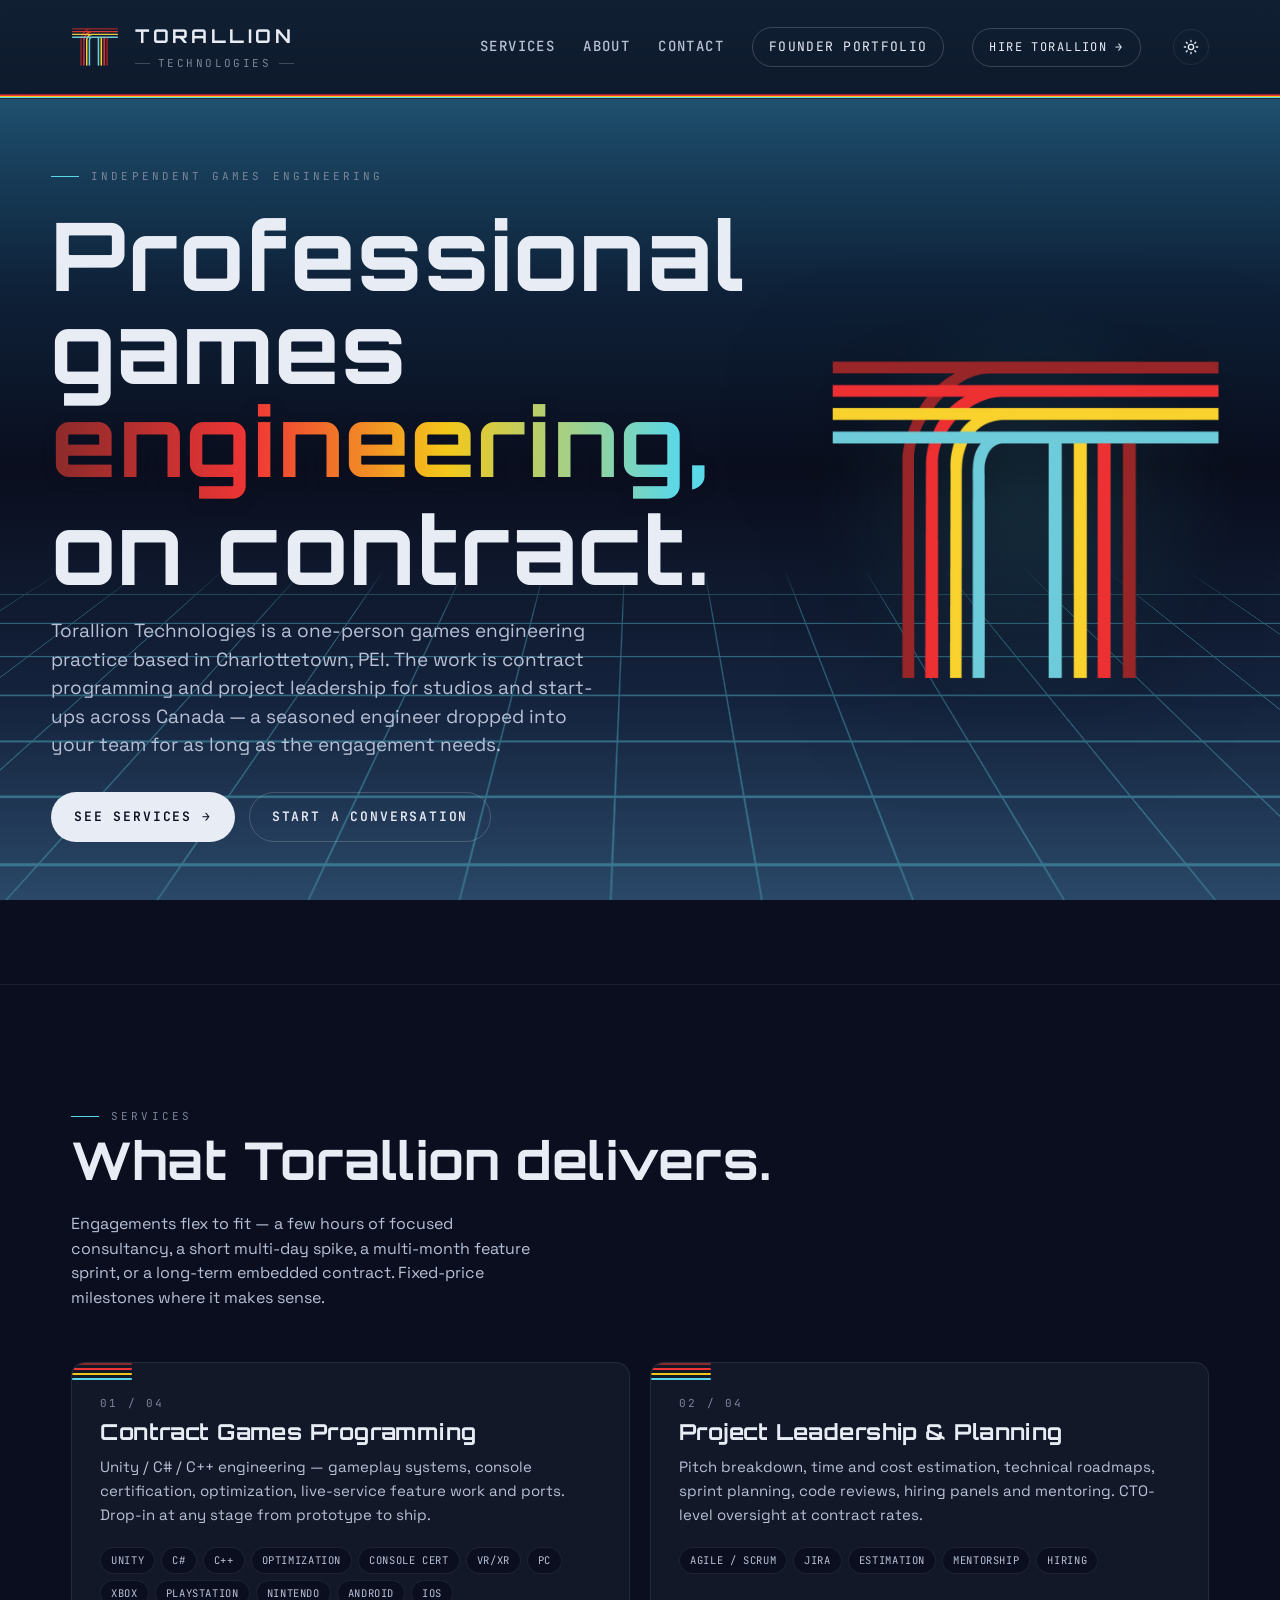
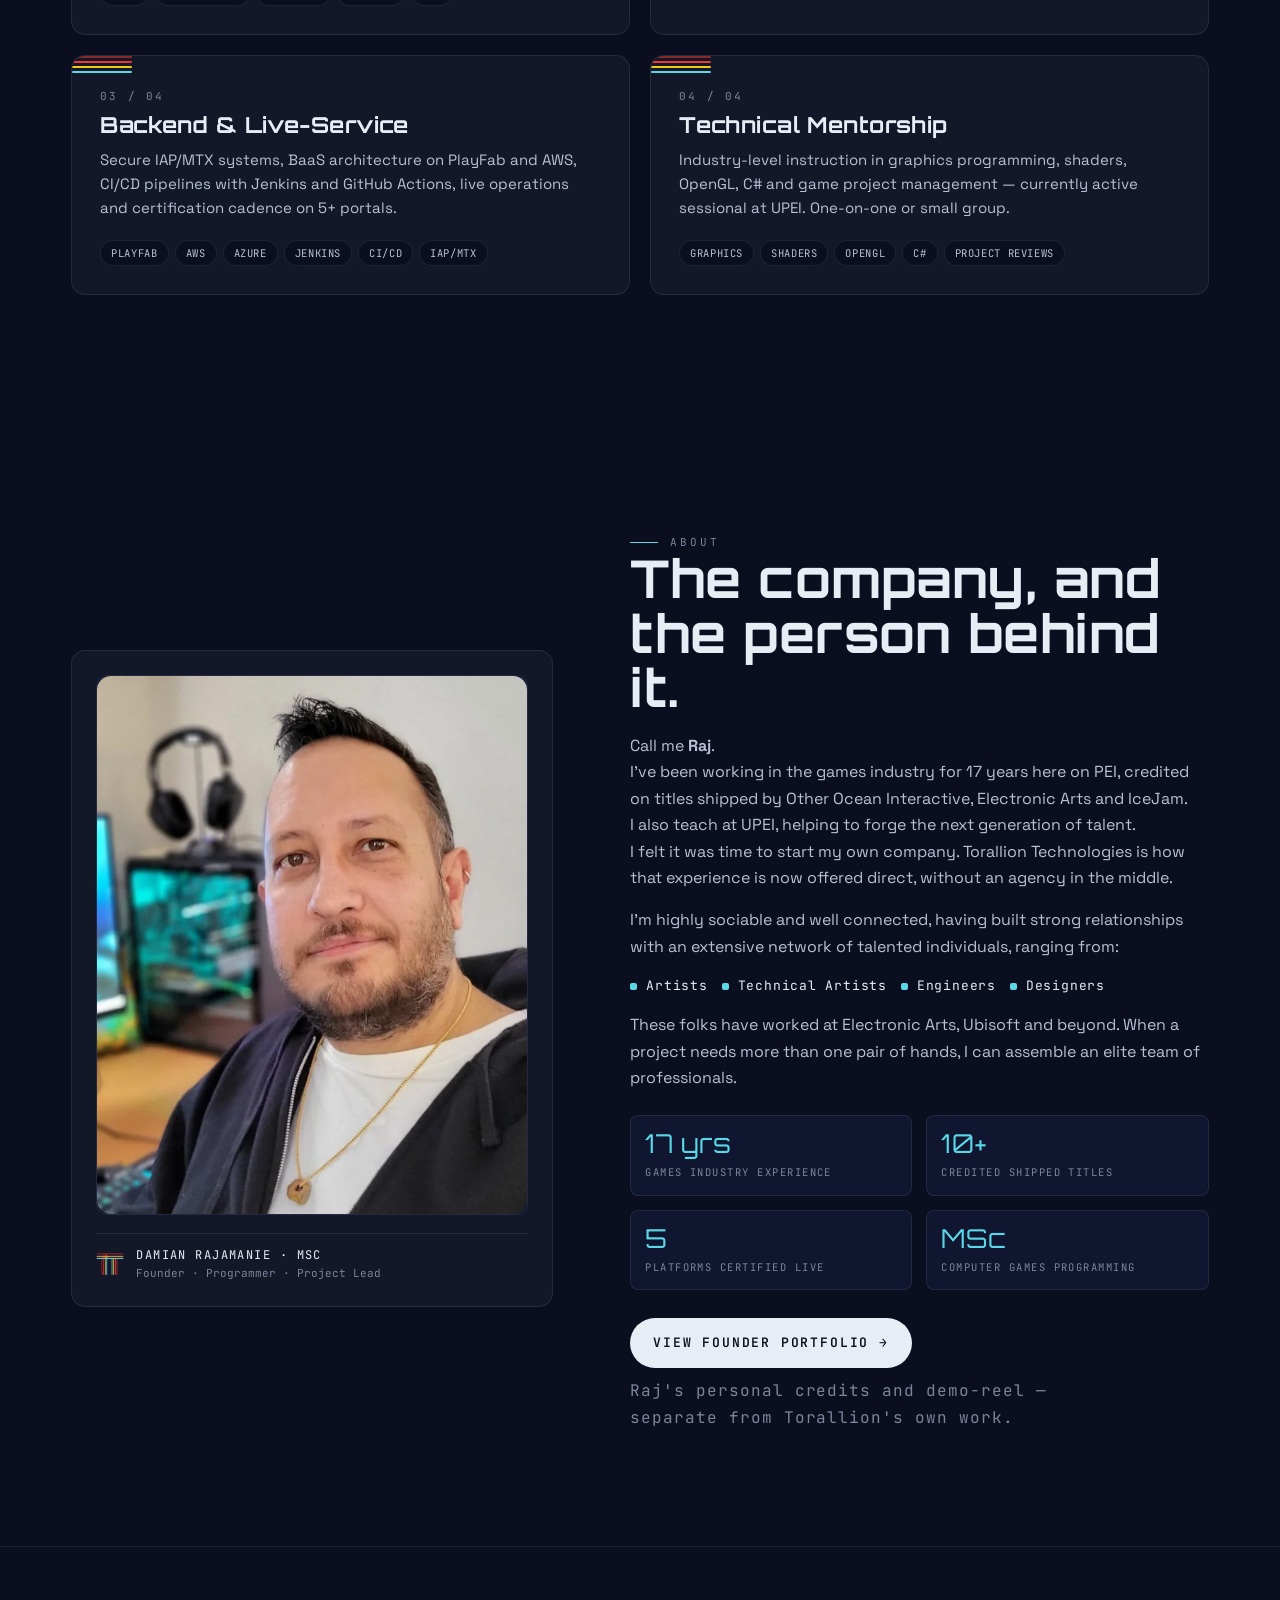
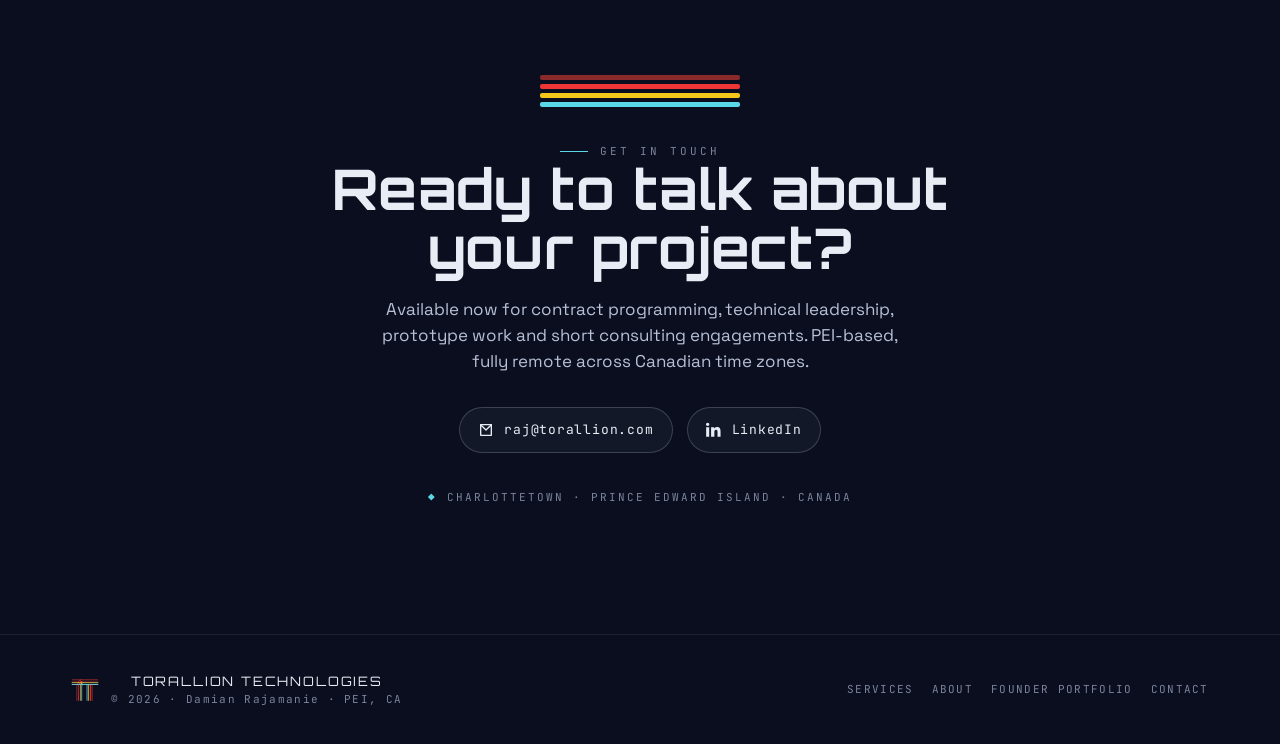
<file: index.html>
<!DOCTYPE html>
<html lang="en" data-theme="dark">
<head>
  <meta charset="UTF-8" />
  <meta name="viewport" content="width=device-width, initial-scale=1.0" />
  <title>Torallion Technologies — Professional Games Engineering, On Contract</title>
  <meta name="description" content="Torallion Technologies is the independent practice of Damian Rajamanie, MSc — 17 years of shipped titles. Unity &amp; C++ programming, live-service operations and project leadership available to studios and start-ups across Canada." />
  <link rel="icon" type="image/png" href="assets/torallion-T.png" />

  <link rel="preconnect" href="https://fonts.googleapis.com" />
  <link rel="preconnect" href="https://fonts.gstatic.com" crossorigin />
  <link href="https://fonts.googleapis.com/css2?family=Orbitron:wght@500;600;700;800&family=Space+Grotesk:wght@400;500;600;700&family=JetBrains+Mono:wght@400;500;600&display=swap" rel="stylesheet" />

  <link rel="stylesheet" href="styles.css" />
  <style>
    /* clip at the html level so pinch-zoom-out never reveals content wider than the viewport.
       overflow-x:clip (unlike hidden) does NOT create a scroll container, so position:sticky still works. */
    html { overflow-x: clip; }
    /* belt-and-suspenders: force the sticky nav to always span the full layout width */
    .nav { width: 100%; }
    /* On phones narrower than ~460 px (e.g. S23 at DPR 3×, logical width 360 px) the nav flex row
       — brand + gap + theme-btn + gap + menu-btn — can overflow the viewport.
       Tighten gap and padding so all three items fit without overflowing. */
    @media (max-width: 460px) {
      .nav__inner { gap: 8px; padding-left: 14px; padding-right: 14px; }
    }
    /* Centre the Hire Torallion CTA in the mobile dropdown.
       styles.css sets align-self:flex-start (left-aligned, auto width) — override to centre. */
    .nav.open .nav__cta { align-self: center; }
    /* Remove float animation from the hero image — it's above the fold so motion adds nothing */
    .hero__t--image, .hero__t--image img { animation: none; }
/* When "TORALLION TECHNOLOGIES" wraps to two lines, centre both lines so the shorter word
       doesn't hang left — harmless when on one line (container = text width, centering = no-op) */
    .footer__brand > div { text-align: center; }
    /* Prevent "Founder Portfolio" from line-breaking mid-phrase inside its link */
    .footer__link { white-space: nowrap; }
    /* On narrower viewports centre both the brand block and the nav links */
    @media (max-width: 760px) {
      .footer { align-items: center; }
      .footer__nav { flex-wrap: wrap; justify-content: center; width: 100%; }
    }
  </style>
  <script src="script.js" defer></script>
</head>
<body data-theme="dark" data-scanlines="off" data-grid="on" data-page="home">

  <!-- Synthwave grid -->
  <div class="site-grid" aria-hidden="true">
    <div class="site-grid__sun"></div>
    <div class="site-grid__floor"></div>
    <div class="site-grid__fade"></div>
  </div>

  <!-- Nav -->
  <nav class="nav">
    <div class="nav__inner">
      <a href="#top" class="nav__brand">
        <span class="nav__brand-mark">
          <span class="logo-mark" style="width:48px;height:48px;border-radius:8px">
            <img src="assets/logo-mark.webp" alt="Torallion Technologies" width="48" height="48" style="width:100%;height:100%;object-fit:cover;border-radius:8px" />
          </span>
        </span>
        <span class="nav__brand-words">
          <span class="nav__brand-text">TORALLION</span>
          <span class="nav__brand-sub">Technologies</span>
        </span>
      </a>
      <div class="nav__links">
        <a href="#services" class="nav__link">Services</a>
        <a href="#about" class="nav__link">About</a>
        <a href="#contact" class="nav__link">Contact</a>
        <a href="founder-portfolio.html" class="nav__portfolio">Founder Portfolio</a>
        <a href="mailto:raj@torallion.com" class="nav__cta">
          Hire Torallion <span aria-hidden="true">→</span>
        </a>
      </div>
      <button class="nav__theme" aria-label="Toggle theme" title="Switch to light">
        <svg width="16" height="16" viewBox="0 0 24 24" fill="none" stroke="currentColor" stroke-width="2" stroke-linecap="round" stroke-linejoin="round"><circle cx="12" cy="12" r="4"/><path d="M12 2v2M12 20v2M4.93 4.93l1.41 1.41M17.66 17.66l1.41 1.41M2 12h2M20 12h2M4.93 19.07l1.41-1.41M17.66 6.34l1.41-1.41"/></svg>
      </button>
      <button class="nav__menu-btn" aria-label="Menu">☰</button>
    </div>
    <div class="nav__bands" aria-hidden="true">
      <div style="background:var(--brand-brick)"></div>
      <div style="background:var(--brand-red)"></div>
      <div style="background:var(--brand-yellow)"></div>
      <div style="background:var(--brand-cyan)"></div>
    </div>
  </nav>

  <!-- Hero -->
  <header class="hero" id="top">
    <div class="hero__inner">
      <div>
        <div class="hero__eyebrow eyebrow">Independent Games Engineering</div>
        <h1 class="hero__title">
          <span class="hero__title-row">Professional games</span>
          <span class="hero__title-row hero__title-accent">engineering,</span>
          <span class="hero__title-row">on contract.</span>
        </h1>
        <p class="hero__sub">
          Torallion Technologies is a one-person games engineering practice based in
          Charlottetown, PEI. The work is contract programming and project leadership for studios
          and start-ups across Canada — a seasoned engineer dropped into your team for as long
          as the engagement needs.
        </p>        
        <div class="hero__ctas">
          <a href="#services" class="btn btn--primary">
            See services <span class="btn__arrow">→</span>
          </a>
          <a href="#contact" class="btn btn--ghost">
            Start a conversation
          </a>
        </div>
      </div>
      <div class="hero__art">
        <div class="hero__t-bg"></div>
        <div class="hero__t hero__t--image">
          <img src="assets/hero-home.webp" alt="Damian Rajamanie" style="position:absolute;inset:0;width:100%;height:100%;object-fit:cover" />
        </div>
      </div>
    </div>
  </header>

  <!-- Services -->
  <section class="section" id="services">
    <div class="section-title-row">
      <div>
        <div class="eyebrow">Services</div>
        <h2>What Torallion delivers.</h2>
      </div>
      <p>
        Engagements flex to fit — a few hours of focused consultancy, a short multi-day
        spike, a multi-month feature sprint, or a long-term embedded contract. Fixed-price
        milestones where it makes sense.
      </p>
    </div>
    <div class="services">

      <article class="card service">
        <div class="card__corner" aria-hidden="true">
          <span style="background:var(--brand-brick)"></span>
          <span style="background:var(--brand-red)"></span>
          <span style="background:var(--brand-yellow)"></span>
          <span style="background:var(--brand-cyan)"></span>
        </div>
        <div class="service__num">01 / 04</div>
        <h3 class="service__title">Contract Games Programming</h3>
        <p class="service__desc">Unity / C# / C++ engineering — gameplay systems, console certification, optimization, live-service feature work and ports. Drop-in at any stage from prototype to ship.</p>
        <div class="service__tags">
          <span class="tag">Unity</span><span class="tag">C#</span><span class="tag">C++</span><span class="tag">Optimization</span><span class="tag">Console Cert</span><span class="tag">VR/XR</span><span class="tag">PC</span><span class="tag">Xbox</span><span class="tag">PlayStation</span><span class="tag">Nintendo</span><span class="tag">Android</span><span class="tag">iOS</span>
        </div>
      </article>

      <article class="card service">
        <div class="card__corner" aria-hidden="true">
          <span style="background:var(--brand-brick)"></span>
          <span style="background:var(--brand-red)"></span>
          <span style="background:var(--brand-yellow)"></span>
          <span style="background:var(--brand-cyan)"></span>
        </div>
        <div class="service__num">02 / 04</div>
        <h3 class="service__title">Project Leadership &amp; Planning</h3>
        <p class="service__desc">Pitch breakdown, time and cost estimation, technical roadmaps, sprint planning, code reviews, hiring panels and mentoring. CTO-level oversight at contract rates.</p>
        <div class="service__tags">
          <span class="tag">Agile / Scrum</span><span class="tag">Jira</span><span class="tag">Estimation</span><span class="tag">Mentorship</span><span class="tag">Hiring</span>
        </div>
      </article>

      <article class="card service">
        <div class="card__corner" aria-hidden="true">
          <span style="background:var(--brand-brick)"></span>
          <span style="background:var(--brand-red)"></span>
          <span style="background:var(--brand-yellow)"></span>
          <span style="background:var(--brand-cyan)"></span>
        </div>
        <div class="service__num">03 / 04</div>
        <h3 class="service__title">Backend &amp; Live-Service</h3>
        <p class="service__desc">Secure IAP/MTX systems, BaaS architecture on PlayFab and AWS, CI/CD pipelines with Jenkins and GitHub Actions, live operations and certification cadence on 5+ portals.</p>
        <div class="service__tags">
          <span class="tag">PlayFab</span><span class="tag">AWS</span><span class="tag">Azure</span><span class="tag">Jenkins</span><span class="tag">CI/CD</span><span class="tag">IAP/MTX</span>
        </div>
      </article>

      <article class="card service">
        <div class="card__corner" aria-hidden="true">
          <span style="background:var(--brand-brick)"></span>
          <span style="background:var(--brand-red)"></span>
          <span style="background:var(--brand-yellow)"></span>
          <span style="background:var(--brand-cyan)"></span>
        </div>
        <div class="service__num">04 / 04</div>
        <h3 class="service__title">Technical Mentorship</h3>
        <p class="service__desc">Industry-level instruction in graphics programming, shaders, OpenGL, C# and game project management — currently active sessional at UPEI. One-on-one or small group.</p>
        <div class="service__tags">
          <span class="tag">Graphics</span><span class="tag">Shaders</span><span class="tag">OpenGL</span><span class="tag">C#</span><span class="tag">Project Reviews</span>
        </div>
      </article>

    </div>
  </section>

  <!-- About -->
  <section class="section" id="about">
    <div class="about">
      <div class="about__panel">
        <div class="about__portrait">
          <img src="assets/founder-portrait.webp" alt="Damian Rajamanie" style="width:100%;height:100%;object-fit:cover;border-radius:14px" />
        </div>
        <div class="about__sig">
          <span class="logo-mark" style="width:28px;height:28px;border-radius:6px">
            <img src="assets/logo-mark.webp" alt="Torallion Technologies" width="28" height="28" style="width:100%;height:100%;object-fit:cover;border-radius:6px" />
          </span>
          <div>
            <div class="about__sig-name">Damian Rajamanie · MSc</div>
            <div class="about__sig-role">Founder · Programmer · Project Lead</div>
          </div>
        </div>
      </div>
      <div class="about__copy">
        <div class="eyebrow">About</div>
        <h2>The company, and the person behind it.</h2>
        
        <p>
          Call me <strong>Raj</strong>.<br>
          I've been working in the games industry for 17 years here on PEI, credited on titles
          shipped by Other Ocean Interactive, Electronic Arts and IceJam.<br>
          I also teach at UPEI, helping to forge the next generation of talent.<br>
          I felt it was time to start my own company. Torallion Technologies is how that experience 
          is now offered direct, without an agency in the middle.
        </p>        
        <p>
          I'm highly sociable and well connected, having built strong relationships with an extensive network
          of talented individuals, ranging from:
        </p>
        <ul class="about__network-list">
          <li>Artists</li>
          <li>Technical Artists</li>
          <li>Engineers</li>
          <li>Designers</li>
        </ul>
        <p>
          These folks have worked at Electronic Arts, Ubisoft and beyond. When a project needs
          more than one pair of hands, I can assemble an elite team of professionals.
        </p>
        <div class="about__highlights">
          <div class="about__highlight">
            <div class="about__highlight-num">17 yrs</div>
            <div class="about__highlight-label">Games industry experience</div>
          </div>
          <div class="about__highlight">
            <div class="about__highlight-num">10+</div>
            <div class="about__highlight-label">Credited shipped titles</div>
          </div>
          <div class="about__highlight">
            <div class="about__highlight-num">5</div>
            <div class="about__highlight-label">Platforms certified live</div>
          </div>
          <div class="about__highlight">
            <div class="about__highlight-num">MSc</div>
            <div class="about__highlight-label">Computer Games Programming</div>
          </div>
        </div>
        <a class="btn btn--primary about__portfolio-btn" href="founder-portfolio.html">
          View Founder Portfolio <span class="btn__arrow">→</span>
        </a>
        <p class="about__portfolio-note">
          Raj's personal credits and demo-reel — separate from Torallion's own work.
        </p>
      </div>
    </div>
  </section>

  <!-- Contact -->
  <section class="contact" id="contact">
    <div class="contact__inner">
      <div class="contact__lines">
        <div class="line-stack line-stack--bold">
          <div class="line-stack__line line-stack__line--brick"></div>
          <div class="line-stack__line line-stack__line--red"></div>
          <div class="line-stack__line line-stack__line--yellow"></div>
          <div class="line-stack__line line-stack__line--cyan"></div>
        </div>
      </div>
      <div class="eyebrow" style="justify-content:center;display:inline-flex">Get in touch</div>
      <h2 class="contact__title">Ready to talk about your project?</h2>
      <p class="contact__sub">
        Available now for contract programming, technical leadership, prototype work and short consulting
        engagements. PEI-based, fully remote across Canadian time zones.
      </p>
      <div class="contact__methods">
        <a class="contact__method" href="mailto:raj@torallion.com">
          <svg viewBox="0 0 24 24" fill="none" stroke="currentColor" stroke-width="2" stroke-linecap="round" stroke-linejoin="round"><path d="M4 4h16v16H4z"/><path d="M4 4l8 8 8-8"/></svg>
          raj@torallion.com
        </a>
        <a class="contact__method" href="https://www.linkedin.com/in/damian-rajamanie" target="_blank" rel="noopener noreferrer">
          <svg viewBox="0 0 24 24" fill="currentColor"><path d="M4.98 3.5C4.98 4.88 3.87 6 2.5 6S0 4.88 0 3.5 1.12 1 2.5 1 4.98 2.12 4.98 3.5zM.22 8h4.56v14H.22V8zm7.4 0h4.37v1.92h.06c.61-1.15 2.1-2.36 4.32-2.36 4.62 0 5.47 3.04 5.47 7v7.44h-4.56v-6.6c0-1.57-.03-3.6-2.2-3.6-2.2 0-2.53 1.72-2.53 3.49V22H7.62V8z"/></svg>
          LinkedIn
        </a>
      </div>
      <div class="contact__location">Charlottetown · Prince Edward Island · Canada</div>
    </div>
  </section>

  <!-- Footer -->
  <footer class="footer">
    <div class="footer__brand">
      <span class="logo-mark" style="width:28px;height:28px;border-radius:6px">
        <img src="assets/logo-mark.webp" alt="Torallion Technologies" width="28" height="28" style="width:100%;height:100%;object-fit:cover;border-radius:6px" />
      </span>
      <div>
        <div style="font-family:var(--font-display);font-size:13px;letter-spacing:0.14em">TORALLION TECHNOLOGIES</div>
        <div class="footer__copy">© 2026 · Damian Rajamanie · PEI, CA</div>
      </div>
    </div>
    <nav class="footer__nav" aria-label="Footer navigation">
      <a class="footer__link" href="index.html#services">Services</a>
      <a class="footer__link" href="index.html#about">About</a>
      <a class="footer__link" href="founder-portfolio.html">Founder Portfolio</a>
      <a class="footer__link" href="index.html#contact">Contact</a>
    </nav>
  </footer>

</body>
</html>
</file>
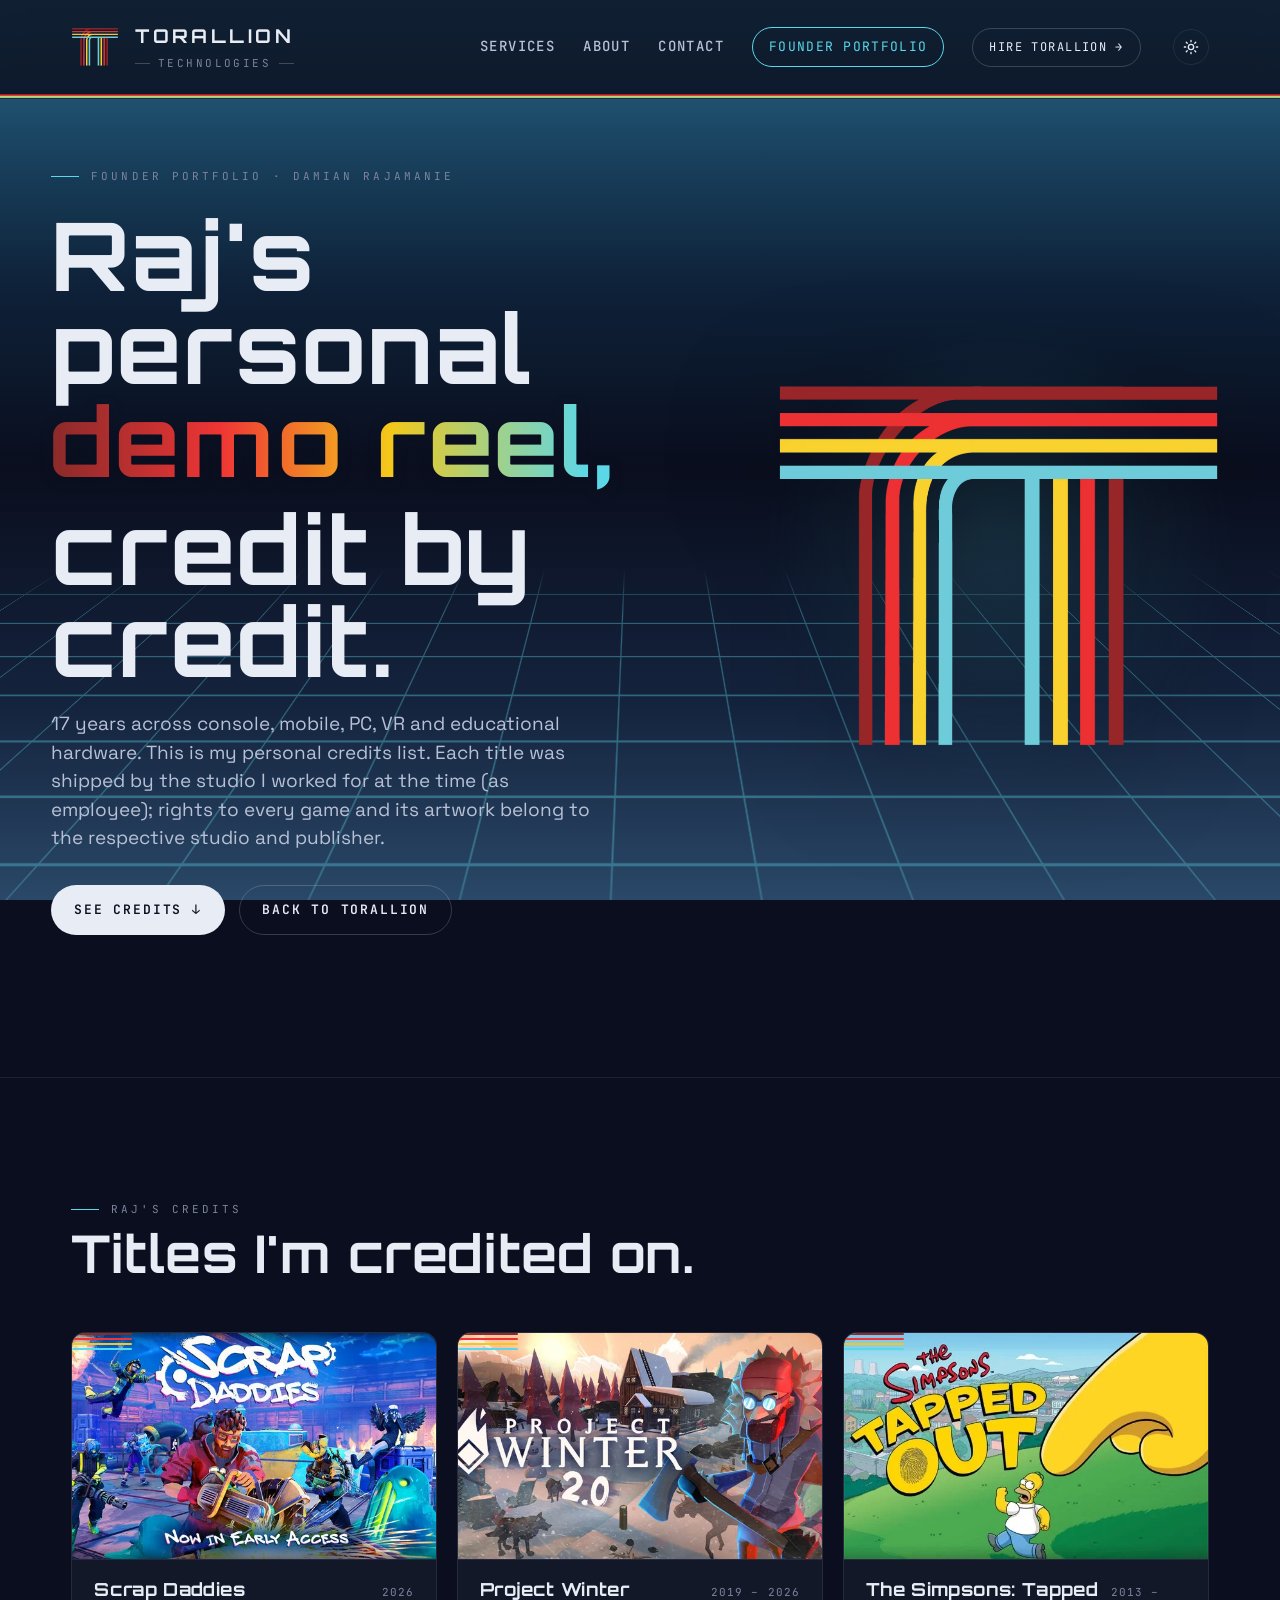
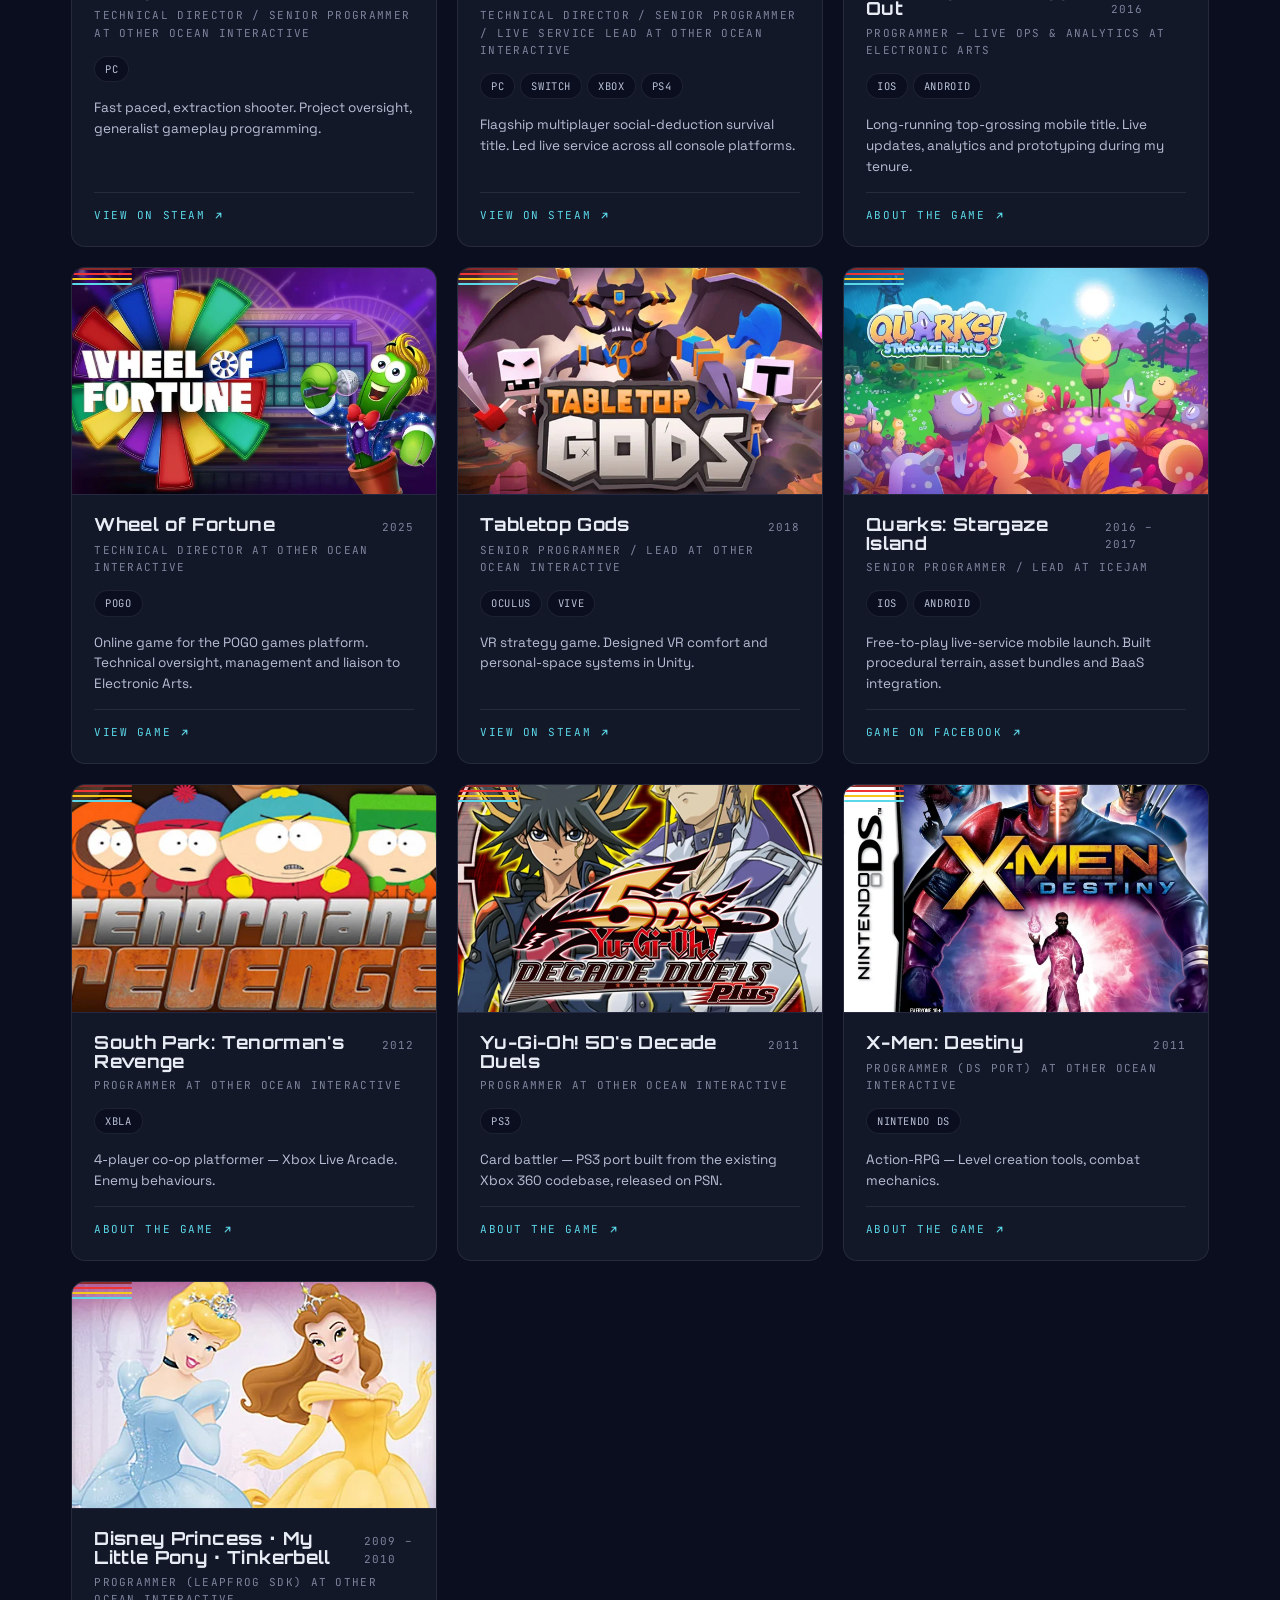
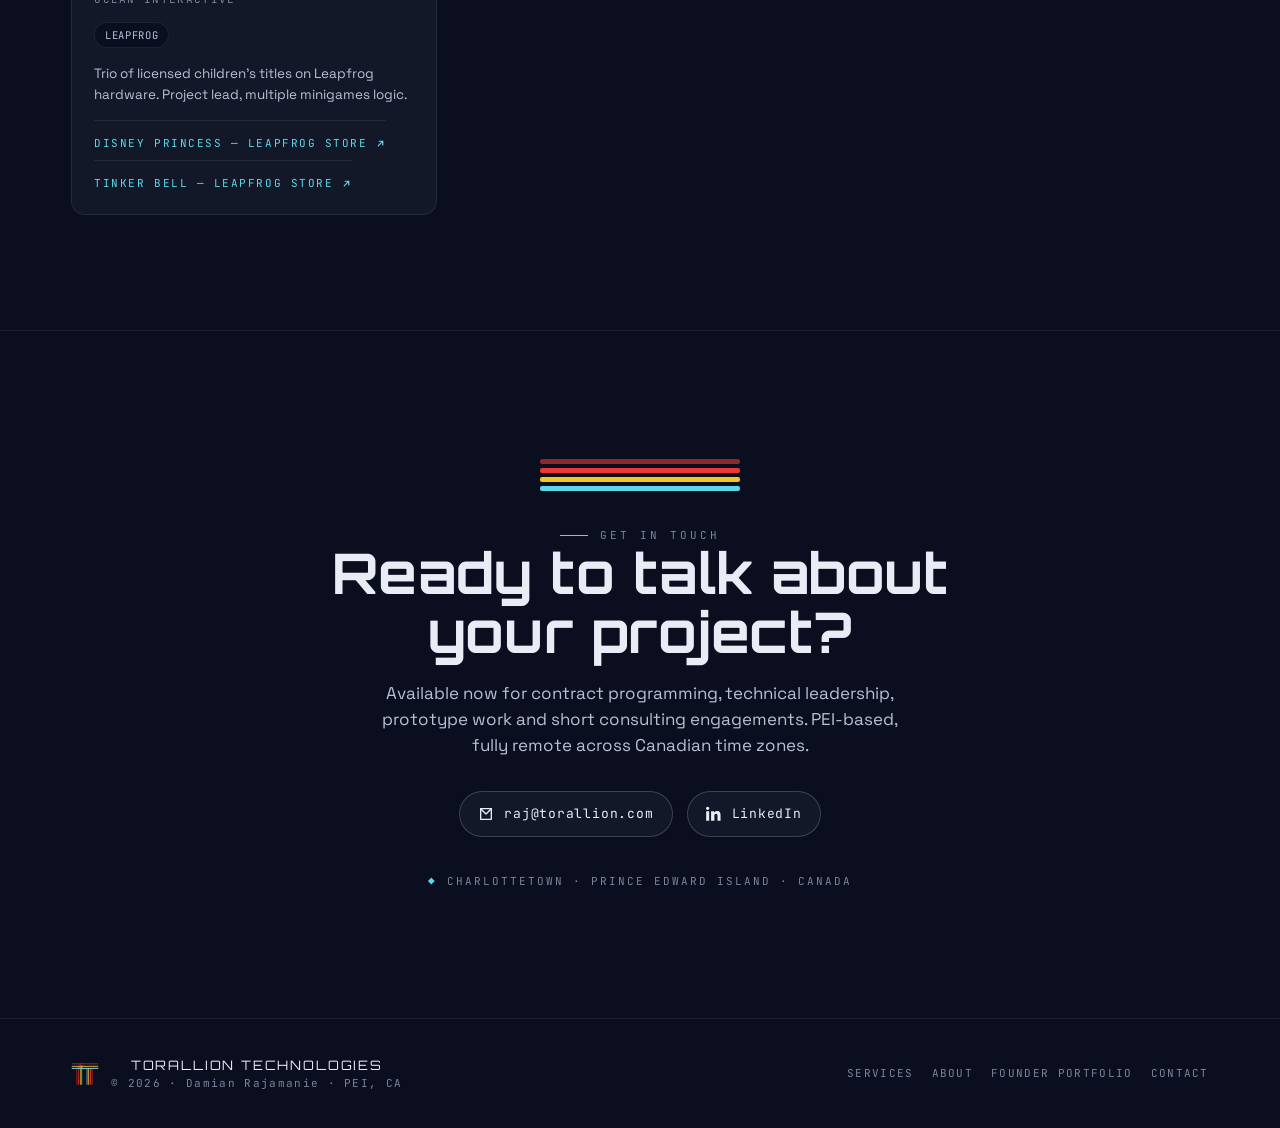
<file: founder-portfolio.html>
<!DOCTYPE html>
<html lang="en" data-theme="dark">
<head>
  <meta charset="UTF-8" />
  <meta name="viewport" content="width=device-width, initial-scale=1.0" />
  <title>Founder Portfolio — Damian Rajamanie · Torallion Technologies</title>
  <meta name="description" content="Personal portfolio and credit history of Damian Rajamanie, MSc — founder of Torallion Technologies. Titles shipped across 17 years at Other Ocean Interactive, EA, IceJam and more." />
  <link rel="icon" type="image/png" href="assets/torallion-T.png" />

  <link rel="preconnect" href="https://fonts.googleapis.com" />
  <link rel="preconnect" href="https://fonts.gstatic.com" crossorigin />
  <link href="https://fonts.googleapis.com/css2?family=Orbitron:wght@500;600;700;800&family=Space+Grotesk:wght@400;500;600;700&family=JetBrains+Mono:wght@400;500;600&display=swap" rel="stylesheet" />

  <link rel="stylesheet" href="styles.css" />
  <style>
    /* clip at the html level so pinch-zoom-out never reveals content wider than the viewport.
       overflow-x:clip (unlike hidden) does NOT create a scroll container, so position:sticky still works. */
    html { overflow-x: clip; }
    /* belt-and-suspenders: force the sticky nav to always span the full layout width */
    .nav { width: 100%; }
    /* On phones narrower than ~460 px (e.g. S23 at DPR 3×, logical width 360 px) the nav flex row
       — brand + gap + theme-btn + gap + menu-btn — can overflow the viewport.
       Tighten gap and padding so all three items fit without overflowing. */
    @media (max-width: 460px) {
      .nav__inner { gap: 8px; padding-left: 14px; padding-right: 14px; }
    }
    /* Centre the Hire Torallion CTA in the mobile dropdown.
       styles.css sets align-self:flex-start (left-aligned, auto width) — override to centre. */
    .nav.open .nav__cta { align-self: center; }
    /* Remove float animation from the hero image — it's above the fold so motion adds nothing */
    .hero__t--image { animation: none; }
/* When "TORALLION TECHNOLOGIES" wraps to two lines, centre both lines so the shorter word
       doesn't hang left — harmless when on one line (container = text width, centering = no-op) */
    .footer__brand > div { text-align: center; }
    /* Prevent "Founder Portfolio" from line-breaking mid-phrase inside its link */
    .footer__link { white-space: nowrap; }
    /* On narrower viewports centre both the brand block and the nav links */
    @media (max-width: 760px) {
      .footer { align-items: center; }
      .footer__nav { flex-wrap: wrap; justify-content: center; width: 100%; }
    }
  </style>
  <script src="script.js" defer></script>
</head>
<body data-theme="dark" data-scanlines="off" data-grid="on" data-page="portfolio">

  <!-- Synthwave grid -->
  <div class="site-grid" aria-hidden="true">
    <div class="site-grid__sun"></div>
    <div class="site-grid__floor"></div>
    <div class="site-grid__fade"></div>
  </div>

  <!-- Nav -->
  <nav class="nav">
    <div class="nav__inner">
      <a href="index.html" class="nav__brand">
        <span class="nav__brand-mark">
          <span class="logo-mark" style="width:48px;height:48px;border-radius:8px">
            <img src="assets/logo-mark.webp" alt="Torallion Technologies" width="48" height="48" style="width:100%;height:100%;object-fit:cover;border-radius:8px" />
          </span>
        </span>
        <span class="nav__brand-words">
          <span class="nav__brand-text">TORALLION</span>
          <span class="nav__brand-sub">Technologies</span>
        </span>
      </a>
      <div class="nav__links">
        <a href="index.html#services" class="nav__link">Services</a>
        <a href="index.html#about" class="nav__link">About</a>
        <a href="index.html#contact" class="nav__link">Contact</a>
        <a href="#top" class="nav__portfolio nav__portfolio--active" aria-current="page">Founder Portfolio</a>
        <a href="mailto:raj@torallion.com" class="nav__cta">
          Hire Torallion <span aria-hidden="true">→</span>
        </a>
      </div>
      <button class="nav__theme" aria-label="Toggle theme" title="Switch to light">
        <svg width="16" height="16" viewBox="0 0 24 24" fill="none" stroke="currentColor" stroke-width="2" stroke-linecap="round" stroke-linejoin="round"><circle cx="12" cy="12" r="4"/><path d="M12 2v2M12 20v2M4.93 4.93l1.41 1.41M17.66 17.66l1.41 1.41M2 12h2M20 12h2M4.93 19.07l1.41-1.41M17.66 6.34l1.41-1.41"/></svg>
      </button>
      <button class="nav__menu-btn" aria-label="Menu">☰</button>
    </div>
    <div class="nav__bands" aria-hidden="true">
      <div style="background:var(--brand-brick)"></div>
      <div style="background:var(--brand-red)"></div>
      <div style="background:var(--brand-yellow)"></div>
      <div style="background:var(--brand-cyan)"></div>
    </div>
  </nav>

  <!-- Founder Hero -->
  <header class="hero" id="top">
    <div class="hero__inner">
      <div>
        <div class="hero__eyebrow eyebrow">Founder Portfolio · Damian Rajamanie</div>
        <h1 class="hero__title">
          <span class="hero__title-row">Raj's personal</span>
          <span class="hero__title-row hero__title-accent">demo reel,</span>
          <span class="hero__title-row">credit by credit.</span>
        </h1>
        <p class="hero__sub">
          17 years across console, mobile, PC, VR and educational hardware. This is my personal
          credits list. Each title was shipped by the studio I worked for at the time (as employee);
          rights to every game and its artwork belong to the respective studio and
          publisher.
        </p>
        <div class="hero__ctas">
          <a href="#titles" class="btn btn--primary">
            See credits <span class="btn__arrow">↓</span>
          </a>
          <a href="index.html" class="btn btn--ghost">
            Back to Torallion
          </a>
        </div>
      </div>
      <div class="hero__art">
        <div class="hero__t-bg"></div>
        <div class="hero__t hero__t--image">
          <img src="assets/founder-portrait-hero.webp" alt="Damian Rajamanie" style="position:absolute;inset:0;width:100%;height:100%;object-fit:cover;border-radius:24px" />
        </div>
      </div>
    </div>
  </header>

  <!-- Shipped Titles -->
  <section class="section" id="titles">
    <div style="max-width:var(--maxw);margin:0 auto;padding-left:0;padding-right:0">
      <div class="section-title-row">
        <div>
          <div class="eyebrow">Raj's credits</div>
          <h2>Titles I'm credited on.</h2>
        </div>
      </div>
      <div class="titles">

        <!-- Scrap Daddies -->
        <article class="card title-card">
          <div class="card__corner" aria-hidden="true">
            <span style="background:var(--brand-brick)"></span>
            <span style="background:var(--brand-red)"></span>
            <span style="background:var(--brand-yellow)"></span>
            <span style="background:var(--brand-cyan)"></span>
          </div>
          <div class="title-card__art">
            <img src="assets/titles/scrap-daddies.webp" alt="Scrap Daddies" style="width:100%;height:100%;object-fit:cover" />
          </div>
          <div class="title-card__body">
            <div class="title-card__title-row">
              <h3 class="title-card__name">Scrap Daddies</h3>
              <span class="title-card__year">2026</span>
            </div>
            <div class="title-card__studio">Technical Director / Senior Programmer at Other Ocean Interactive</div>
            <div class="title-card__platforms">
              <span class="tag">PC</span>
            </div>
            <p style="font-size:13.5px;color:var(--text-soft);margin:0 0 14px">Fast paced, extraction shooter. Project oversight, generalist gameplay programming.</p>
            <a class="title-card__link" href="https://store.steampowered.com/app/2923190/Scrap_Daddies/" target="_blank" rel="noopener noreferrer">
              View on Steam <svg width="11" height="11" viewBox="0 0 24 24" fill="none" stroke="currentColor" stroke-width="2.5" stroke-linecap="round" stroke-linejoin="round" aria-hidden="true"><path d="M7 17L17 7M9 7h8v8"/></svg>
            </a>
          </div>
        </article>

        <!-- Project Winter -->
        <article class="card title-card">
          <div class="card__corner" aria-hidden="true">
            <span style="background:var(--brand-brick)"></span>
            <span style="background:var(--brand-red)"></span>
            <span style="background:var(--brand-yellow)"></span>
            <span style="background:var(--brand-cyan)"></span>
          </div>
          <div class="title-card__art">
            <img src="assets/titles/project-winter.webp" alt="Project Winter" style="width:100%;height:100%;object-fit:cover" />
          </div>
          <div class="title-card__body">
            <div class="title-card__title-row">
              <h3 class="title-card__name">Project Winter</h3>
              <span class="title-card__year">2019 – 2026</span>
            </div>
            <div class="title-card__studio">Technical Director / Senior Programmer / Live Service Lead at Other Ocean Interactive</div>
            <div class="title-card__platforms">
              <span class="tag">PC</span><span class="tag">Switch</span><span class="tag">Xbox</span><span class="tag">PS4</span>
            </div>
            <p style="font-size:13.5px;color:var(--text-soft);margin:0 0 14px">Flagship multiplayer social-deduction survival title. Led live service across all console platforms.</p>
            <a class="title-card__link" href="https://store.steampowered.com/app/774861/Project_Winter/" target="_blank" rel="noopener noreferrer">
              View on Steam <svg width="11" height="11" viewBox="0 0 24 24" fill="none" stroke="currentColor" stroke-width="2.5" stroke-linecap="round" stroke-linejoin="round" aria-hidden="true"><path d="M7 17L17 7M9 7h8v8"/></svg>
            </a>
          </div>
        </article>

        <!-- The Simpsons: Tapped Out -->
        <article class="card title-card">
          <div class="card__corner" aria-hidden="true">
            <span style="background:var(--brand-brick)"></span>
            <span style="background:var(--brand-red)"></span>
            <span style="background:var(--brand-yellow)"></span>
            <span style="background:var(--brand-cyan)"></span>
          </div>
          <div class="title-card__art">
            <img src="assets/titles/simpsons-tapped-out.webp" alt="The Simpsons: Tapped Out" style="width:100%;height:100%;object-fit:cover" />
          </div>
          <div class="title-card__body">
            <div class="title-card__title-row">
              <h3 class="title-card__name">The Simpsons: Tapped Out</h3>
              <span class="title-card__year">2013 – 2016</span>
            </div>
            <div class="title-card__studio">Programmer — Live Ops &amp; Analytics at Electronic Arts</div>
            <div class="title-card__platforms">
              <span class="tag">iOS</span><span class="tag">Android</span>
            </div>
            <p style="font-size:13.5px;color:var(--text-soft);margin:0 0 14px">Long-running top-grossing mobile title. Live updates, analytics and prototyping during my tenure.</p>
            <a class="title-card__link" href="https://en.wikipedia.org/wiki/The_Simpsons:_Tapped_Out" target="_blank" rel="noopener noreferrer">
              About the game <svg width="11" height="11" viewBox="0 0 24 24" fill="none" stroke="currentColor" stroke-width="2.5" stroke-linecap="round" stroke-linejoin="round" aria-hidden="true"><path d="M7 17L17 7M9 7h8v8"/></svg>
            </a>
          </div>
        </article>        

        <!-- Wheel of Fortune -->
        <article class="card title-card">
          <div class="card__corner" aria-hidden="true">
            <span style="background:var(--brand-brick)"></span>
            <span style="background:var(--brand-red)"></span>
            <span style="background:var(--brand-yellow)"></span>
            <span style="background:var(--brand-cyan)"></span>
          </div>
          <div class="title-card__art">
            <img src="assets/titles/wheel-of-fortune.webp" alt="Wheel of Fortune" style="width:100%;height:100%;object-fit:cover" />
          </div>
          <div class="title-card__body">
            <div class="title-card__title-row">
              <h3 class="title-card__name">Wheel of Fortune</h3>
              <span class="title-card__year">2025</span>
            </div>
            <div class="title-card__studio">Technical Director at Other Ocean Interactive</div>
            <div class="title-card__platforms">
              <span class="tag">POGO</span>
            </div>
            <p style="font-size:13.5px;color:var(--text-soft);margin:0 0 14px">Online game for the POGO games platform. Technical oversight, management and liaison to Electronic Arts.</p>
            <a class="title-card__link" href="https://www.pogo.com/games/wheel-of-fortune" target="_blank" rel="noopener noreferrer">
              View game <svg width="11" height="11" viewBox="0 0 24 24" fill="none" stroke="currentColor" stroke-width="2.5" stroke-linecap="round" stroke-linejoin="round" aria-hidden="true"><path d="M7 17L17 7M9 7h8v8"/></svg>
            </a>
          </div>
        </article>

        <!-- Tabletop Gods -->
        <article class="card title-card">
          <div class="card__corner" aria-hidden="true">
            <span style="background:var(--brand-brick)"></span>
            <span style="background:var(--brand-red)"></span>
            <span style="background:var(--brand-yellow)"></span>
            <span style="background:var(--brand-cyan)"></span>
          </div>
          <div class="title-card__art">
            <img src="assets/titles/tabletop-gods.webp" alt="Tabletop Gods" style="width:100%;height:100%;object-fit:cover" />
          </div>
          <div class="title-card__body">
            <div class="title-card__title-row">
              <h3 class="title-card__name">Tabletop Gods</h3>
              <span class="title-card__year">2018</span>
            </div>
            <div class="title-card__studio">Senior Programmer / Lead at Other Ocean Interactive</div>
            <div class="title-card__platforms">
              <span class="tag">Oculus</span><span class="tag">Vive</span>
            </div>
            <p style="font-size:13.5px;color:var(--text-soft);margin:0 0 14px">VR strategy game. Designed VR comfort and personal-space systems in Unity.</p>
            <a class="title-card__link" href="https://store.steampowered.com/app/858860/Tabletop_Gods/" target="_blank" rel="noopener noreferrer">
              View on Steam <svg width="11" height="11" viewBox="0 0 24 24" fill="none" stroke="currentColor" stroke-width="2.5" stroke-linecap="round" stroke-linejoin="round" aria-hidden="true"><path d="M7 17L17 7M9 7h8v8"/></svg>
            </a>
          </div>
        </article>

        <!-- Quarks: Stargaze Island -->
        <article class="card title-card">
          <div class="card__corner" aria-hidden="true">
            <span style="background:var(--brand-brick)"></span>
            <span style="background:var(--brand-red)"></span>
            <span style="background:var(--brand-yellow)"></span>
            <span style="background:var(--brand-cyan)"></span>
          </div>
          <div class="title-card__art">
            <img src="assets/titles/quarks-stargaze.webp" alt="Quarks: Stargaze Island" style="width:100%;height:100%;object-fit:cover" />
          </div>
          <div class="title-card__body">
            <div class="title-card__title-row">
              <h3 class="title-card__name">Quarks: Stargaze Island</h3>
              <span class="title-card__year">2016 – 2017</span>
            </div>
            <div class="title-card__studio">Senior Programmer / Lead at IceJam</div>
            <div class="title-card__platforms">
              <span class="tag">iOS</span><span class="tag">Android</span>
            </div>
            <p style="font-size:13.5px;color:var(--text-soft);margin:0 0 14px">Free-to-play live-service mobile launch. Built procedural terrain, asset bundles and BaaS integration.</p>
            <a class="title-card__link" href="https://www.facebook.com/stargazeisland/" target="_blank" rel="noopener noreferrer">
              Game on Facebook <svg width="11" height="11" viewBox="0 0 24 24" fill="none" stroke="currentColor" stroke-width="2.5" stroke-linecap="round" stroke-linejoin="round" aria-hidden="true"><path d="M7 17L17 7M9 7h8v8"/></svg>
            </a>
          </div>
        </article>

        <!-- South Park: Tenorman's Revenge -->
        <article class="card title-card">
          <div class="card__corner" aria-hidden="true">
            <span style="background:var(--brand-brick)"></span>
            <span style="background:var(--brand-red)"></span>
            <span style="background:var(--brand-yellow)"></span>
            <span style="background:var(--brand-cyan)"></span>
          </div>
          <div class="title-card__art">
            <img src="assets/titles/south-park-tenorman.webp" alt="South Park: Tenorman's Revenge" style="width:100%;height:100%;object-fit:cover" />
          </div>
          <div class="title-card__body">
            <div class="title-card__title-row">
              <h3 class="title-card__name">South Park: Tenorman's Revenge</h3>
              <span class="title-card__year">2012</span>
            </div>
            <div class="title-card__studio">Programmer at Other Ocean Interactive</div>
            <div class="title-card__platforms">
              <span class="tag">XBLA</span>
            </div>
            <p style="font-size:13.5px;color:var(--text-soft);margin:0 0 14px">4-player co-op platformer — Xbox Live Arcade. Enemy behaviours.</p>
            <a class="title-card__link" href="https://en.wikipedia.org/wiki/South_Park:_Tenorman%27s_Revenge" target="_blank" rel="noopener noreferrer">
              About the game <svg width="11" height="11" viewBox="0 0 24 24" fill="none" stroke="currentColor" stroke-width="2.5" stroke-linecap="round" stroke-linejoin="round" aria-hidden="true"><path d="M7 17L17 7M9 7h8v8"/></svg>
            </a>
          </div>
        </article>       

        <!-- Yu-Gi-Oh! 5D's Decade Duels -->
        <article class="card title-card">
          <div class="card__corner" aria-hidden="true">
            <span style="background:var(--brand-brick)"></span>
            <span style="background:var(--brand-red)"></span>
            <span style="background:var(--brand-yellow)"></span>
            <span style="background:var(--brand-cyan)"></span>
          </div>
          <div class="title-card__art">
            <img src="assets/titles/yugioh-ps3.webp" alt="Yu-Gi-Oh! 5D's Decade Duels" style="width:100%;height:100%;object-fit:cover" />
          </div>
          <div class="title-card__body">
            <div class="title-card__title-row">
              <h3 class="title-card__name">Yu-Gi-Oh! 5D's Decade Duels</h3>
              <span class="title-card__year">2011</span>
            </div>
            <div class="title-card__studio">Programmer at Other Ocean Interactive</div>
            <div class="title-card__platforms">
              <span class="tag">PS3</span>
            </div>
            <p style="font-size:13.5px;color:var(--text-soft);margin:0 0 14px">Card battler — PS3 port built from the existing Xbox 360 codebase, released on PSN.</p>
            <a class="title-card__link" href="https://yugioh.fandom.com/wiki/Yu-Gi-Oh!_5D%27s_Decade_Duels" target="_blank" rel="noopener noreferrer">
              About the game <svg width="11" height="11" viewBox="0 0 24 24" fill="none" stroke="currentColor" stroke-width="2.5" stroke-linecap="round" stroke-linejoin="round" aria-hidden="true"><path d="M7 17L17 7M9 7h8v8"/></svg>
            </a>
          </div>
        </article>

        <!-- X-Men: Destiny -->
        <article class="card title-card">
          <div class="card__corner" aria-hidden="true">
            <span style="background:var(--brand-brick)"></span>
            <span style="background:var(--brand-red)"></span>
            <span style="background:var(--brand-yellow)"></span>
            <span style="background:var(--brand-cyan)"></span>
          </div>
          <div class="title-card__art">
            <img src="assets/titles/xmen-destiny.webp" alt="X-Men: Destiny" style="width:100%;height:100%;object-fit:cover" />
          </div>
          <div class="title-card__body">
            <div class="title-card__title-row">
              <h3 class="title-card__name">X-Men: Destiny</h3>
              <span class="title-card__year">2011</span>
            </div>
            <div class="title-card__studio">Programmer (DS Port) at Other Ocean Interactive</div>
            <div class="title-card__platforms">
              <span class="tag">Nintendo DS</span>
            </div>
            <p style="font-size:13.5px;color:var(--text-soft);margin:0 0 14px">Action-RPG — Level creation tools, combat mechanics.</p>
            <a class="title-card__link" href="https://en.wikipedia.org/wiki/X-Men:_Destiny" target="_blank" rel="noopener noreferrer">
              About the game <svg width="11" height="11" viewBox="0 0 24 24" fill="none" stroke="currentColor" stroke-width="2.5" stroke-linecap="round" stroke-linejoin="round" aria-hidden="true"><path d="M7 17L17 7M9 7h8v8"/></svg>
            </a>
          </div>
        </article>

        <!-- Disney Princess · My Little Pony · Tinkerbell (Leapfrog suite) -->
        <article class="card title-card">
          <div class="card__corner" aria-hidden="true">
            <span style="background:var(--brand-brick)"></span>
            <span style="background:var(--brand-red)"></span>
            <span style="background:var(--brand-yellow)"></span>
            <span style="background:var(--brand-cyan)"></span>
          </div>
          <div class="title-card__art">
            <img src="assets/titles/leapfrog-suite.webp" alt="Disney Princess · My Little Pony · Tinkerbell" style="width:100%;height:100%;object-fit:cover" />
          </div>
          <div class="title-card__body">
            <div class="title-card__title-row">
              <h3 class="title-card__name">Disney Princess · My Little Pony · Tinkerbell</h3>
              <span class="title-card__year">2009 – 2010</span>
            </div>
            <div class="title-card__studio">Programmer (Leapfrog SDK) at Other Ocean Interactive</div>
            <div class="title-card__platforms">
              <span class="tag">Leapfrog</span>
            </div>
            <p style="font-size:13.5px;color:var(--text-soft);margin:0 0 14px">Trio of licensed children's titles on Leapfrog hardware. Project lead, multiple minigames logic.</p>
            <div class="title-card__links">
              <a class="title-card__link" href="https://store.leapfrog.com/en-us/apps/p/disney-princess-popup-story-adventures/_/A-prod58087-96914" target="_blank" rel="noopener noreferrer">
                Disney Princess — Leapfrog store <svg width="11" height="11" viewBox="0 0 24 24" fill="none" stroke="currentColor" stroke-width="2.5" stroke-linecap="round" stroke-linejoin="round" aria-hidden="true"><path d="M7 17L17 7M9 7h8v8"/></svg>
              </a>
              <a class="title-card__link" href="https://store.leapfrog.com/en-us/apps/p/disney-fairies-tinker-bell-and-the-lost-treasure/_/A-prod58086-96914" target="_blank" rel="noopener noreferrer">
                Tinker Bell — Leapfrog store <svg width="11" height="11" viewBox="0 0 24 24" fill="none" stroke="currentColor" stroke-width="2.5" stroke-linecap="round" stroke-linejoin="round" aria-hidden="true"><path d="M7 17L17 7M9 7h8v8"/></svg>
              </a>
            </div>
          </div>
        </article>

      </div><!-- .titles -->
    </div>
  </section>

  <!-- Contact -->
  <section class="contact" id="contact">
    <div class="contact__inner">
      <div class="contact__lines">
        <div class="line-stack line-stack--bold">
          <div class="line-stack__line line-stack__line--brick"></div>
          <div class="line-stack__line line-stack__line--red"></div>
          <div class="line-stack__line line-stack__line--yellow"></div>
          <div class="line-stack__line line-stack__line--cyan"></div>
        </div>
      </div>
      <div class="eyebrow" style="justify-content:center;display:inline-flex">Get in touch</div>
      <h2 class="contact__title">Ready to talk about your project?</h2>
      <p class="contact__sub">
        Available now for contract programming, technical leadership, prototype work and short consulting
        engagements. PEI-based, fully remote across Canadian time zones.
      </p>
      <div class="contact__methods">
        <a class="contact__method" href="mailto:raj@torallion.com">
          <svg viewBox="0 0 24 24" fill="none" stroke="currentColor" stroke-width="2" stroke-linecap="round" stroke-linejoin="round"><path d="M4 4h16v16H4z"/><path d="M4 4l8 8 8-8"/></svg>
          raj@torallion.com
        </a>
        <a class="contact__method" href="https://www.linkedin.com/in/damian-rajamanie" target="_blank" rel="noopener noreferrer">
          <svg viewBox="0 0 24 24" fill="currentColor"><path d="M4.98 3.5C4.98 4.88 3.87 6 2.5 6S0 4.88 0 3.5 1.12 1 2.5 1 4.98 2.12 4.98 3.5zM.22 8h4.56v14H.22V8zm7.4 0h4.37v1.92h.06c.61-1.15 2.1-2.36 4.32-2.36 4.62 0 5.47 3.04 5.47 7v7.44h-4.56v-6.6c0-1.57-.03-3.6-2.2-3.6-2.2 0-2.53 1.72-2.53 3.49V22H7.62V8z"/></svg>
          LinkedIn
        </a>
      </div>
      <div class="contact__location">Charlottetown · Prince Edward Island · Canada</div>
    </div>
  </section>

  <!-- Footer -->
  <footer class="footer">
    <div class="footer__brand">
      <span class="logo-mark" style="width:28px;height:28px;border-radius:6px">
        <img src="assets/logo-mark.webp" alt="Torallion Technologies" width="28" height="28" style="width:100%;height:100%;object-fit:cover;border-radius:6px" />
      </span>
      <div>
        <div style="font-family:var(--font-display);font-size:13px;letter-spacing:0.14em">TORALLION TECHNOLOGIES</div>
        <div class="footer__copy">© 2026 · Damian Rajamanie · PEI, CA</div>
      </div>
    </div>
    <nav class="footer__nav" aria-label="Footer navigation">
      <a class="footer__link" href="index.html#services">Services</a>
      <a class="footer__link" href="index.html#about">About</a>
      <a class="footer__link" href="founder-portfolio.html">Founder Portfolio</a>
      <a class="footer__link" href="index.html#contact">Contact</a>
    </nav>
  </footer>

</body>
</html>
</file>
<file: styles.css>
/* =========================================================
   Torallion Technologies — site styles
   Dark is canonical; light is a re-theme via [data-theme="light"]
   ========================================================= */

:root {
  /* Brand line colors (from the 80s logo) */
  --brand-brick: #8B2A2A;
  --brand-red:   #EF3535;
  --brand-yellow:#F4C81A;
  --brand-cyan:  #5BD8E8;

  /* Type */
  --font-display: "Orbitron", "Audiowide", system-ui, sans-serif;
  --font-body:    "Space Grotesk", "Inter", system-ui, sans-serif;
  --font-mono:    "JetBrains Mono", ui-monospace, "SF Mono", Menlo, monospace;

  /* Layout */
  --maxw: 1240px;
  --pad: clamp(20px, 4vw, 56px);
  --radius: 14px;
  --radius-sm: 8px;

  /* Theme: dark (default) */
  --bg:           #0A0E1E;
  --bg-elev:     #111630;
  --bg-elev-2:   #161C38;
  --panel:        #131829;
  --panel-2:      #1A2140;
  --border:       rgba(255,255,255,0.08);
  --border-strong:rgba(255,255,255,0.18);
  --text:         #E8ECF5;
  --text-soft:    #B8C0D6;
  --muted:        #7C849C;
  --accent:       var(--brand-cyan);

  --grid-line:    rgba(91,216,232,0.08);
  --scanline:     rgba(255,255,255,0.025);
  --shadow-lg:    0 30px 80px -30px rgba(0,0,0,0.55), 0 4px 12px rgba(0,0,0,0.25);
  --shadow-sm:    0 6px 18px -8px rgba(0,0,0,0.5);
}

[data-theme="light"] {
  --bg:           #F2EFE6;
  --bg-elev:      #ECE7D7;
  --bg-elev-2:    #E5DFCA;
  --panel:        #FFFFFF;
  --panel-2:      #FAF7EE;
  --border:       rgba(20,24,40,0.08);
  --border-strong:rgba(20,24,40,0.20);
  --text:         #14182B;
  --text-soft:    #2B3148;
  --muted:        #6A7186;
  --accent:       #156B7A; /* darker cyan for contrast on cream */

  --grid-line:    rgba(20,24,40,0.06);
  --scanline:     rgba(0,0,0,0.02);
  --shadow-lg:    0 30px 80px -30px rgba(20,24,40,0.18), 0 4px 12px rgba(20,24,40,0.06);
  --shadow-sm:    0 6px 18px -8px rgba(20,24,40,0.15);
}

* { box-sizing: border-box; }

html, body { margin: 0; padding: 0; }

/* Smooth-scroll for anchor links; offset targets below the sticky nav */
html { scroll-behavior: smooth; }
:where(section[id], [id]) { scroll-margin-top: 110px; }

/* ---------- Scroll-reveal ---------- */
.reveal {
  opacity: 0;
  transform: translateY(36px);
  transition: opacity 0.65s cubic-bezier(.2,.7,.2,1), transform 0.65s cubic-bezier(.2,.7,.2,1);
  will-change: opacity, transform;
}
.reveal.is-visible {
  opacity: 1;
  transform: none;
}
@media (prefers-reduced-motion: reduce) {
  html { scroll-behavior: auto; }
  .reveal { opacity: 1; transform: none; transition: none; }
}

body {
  background: var(--bg);
  color: var(--text);
  font-family: var(--font-body);
  font-size: 16px;
  line-height: 1.55;
  -webkit-font-smoothing: antialiased;
  overflow-x: hidden;
  padding-top: 96px;
  transition: background-color .35s ease, color .35s ease;
}

a { color: inherit; }

img { max-width: 100%; display: block; }

::selection { background: var(--brand-cyan); color: #0A0E1E; }

/* ---------- Optional CRT scanlines ---------- */
body[data-scanlines="on"]::before {
  content: "";
  position: fixed; inset: 0;
  background-image: repeating-linear-gradient(
    to bottom,
    transparent 0px,
    transparent 2px,
    var(--scanline) 2px,
    var(--scanline) 3px
  );
  pointer-events: none;
  z-index: 9998;
  mix-blend-mode: overlay;
}

/* ---------- Nav ---------- */
.nav {
  position: fixed;
  top: 0;
  left: 0;
  right: 0;
  z-index: 100;
  backdrop-filter: blur(12px);
  -webkit-backdrop-filter: blur(12px);
  background: color-mix(in oklab, var(--bg) 82%, transparent);
  border-bottom: 1px solid var(--border);
}
.nav__bands {
  display: flex;
  flex-direction: column;
  height: 4px;
  width: 100%;
}
.nav__bands > div { flex: 1; }
.nav__inner {
  max-width: var(--maxw);
  margin: 0 auto;
  padding: 22px var(--pad);
  display: flex;
  align-items: center;
  gap: 32px;
}
.nav__brand {
  display: flex; align-items: center; gap: 16px;
  text-decoration: none;
  color: var(--text);
}
.nav__brand-mark {
  width: 48px; height: 48px;
  display: grid; place-items: center;
}
.nav__brand-words {
  display: inline-flex;
  flex-direction: column;
  align-items: stretch;
}
.nav__brand-text {
  font-family: var(--font-display);
  font-weight: 700;
  font-size: 19px;
  letter-spacing: 0.18em;
  text-align: center;
}
.nav__brand-sub {
  font-family: var(--font-mono);
  font-size: 11px;
  color: var(--muted);
  letter-spacing: 0.22em;
  text-transform: uppercase;
  margin-top: 4px;
  /* Centered, with a thin rule on each side */
  display: flex;
  align-items: center;
  justify-content: center;
  gap: 8px;
  white-space: nowrap;
}
.nav__brand-sub::before,
.nav__brand-sub::after {
  content: "";
  flex: 1 1 auto;
  height: 1px;
  background: currentColor;
  opacity: 0.45;
}
.nav__links {
  display: flex;
  gap: 28px;
  margin-left: auto;
  align-items: center;
}
.nav__link {
  text-decoration: none;
  font-size: 14px;
  letter-spacing: 0.10em;
  text-transform: uppercase;
  color: var(--text-soft);
  font-weight: 500;
  font-family: var(--font-mono);
  position: relative;
  padding: 8px 0;
  transition: color .2s;
}
.nav__current {
  font-family: var(--font-mono);
  font-size: 12px;
  letter-spacing: 0.16em;
  text-transform: uppercase;
  color: var(--accent);
  padding: 6px 10px;
  border: 1px solid var(--accent);
  border-radius: 999px;
  opacity: .85;
}
.nav__portfolio {
  font-family: var(--font-mono);
  font-size: 13px;
  letter-spacing: 0.10em;
  text-transform: uppercase;
  text-decoration: none;
  color: var(--text);
  padding: 9px 16px;
  border: 1px solid var(--border-strong);
  border-radius: 999px;
  transition: all .2s;
  white-space: nowrap;
}
.nav__portfolio:hover { background: var(--bg-elev); border-color: var(--text); }
.nav__portfolio--active {
  color: var(--accent);
  border-color: var(--accent);
}
.nav__link:hover { color: var(--text); }
.nav__link::after {
  content: "";
  position: absolute; left: 0; right: 0; bottom: -2px;
  height: 2px;
  background: var(--brand-cyan);
  transform: scaleX(0);
  transform-origin: left;
  transition: transform .3s cubic-bezier(.2,.8,.2,1);
}
.nav__link:hover::after { transform: scaleX(1); }

.nav__cta {
  display: inline-flex; align-items: center; gap: 8px;
  padding: 9px 16px;
  border: 1px solid var(--border-strong);
  border-radius: 999px;
  font-family: var(--font-mono);
  font-size: 12px;
  letter-spacing: 0.12em;
  text-transform: uppercase;
  text-decoration: none;
  color: var(--text);
  background: transparent;
  transition: all .2s;
  cursor: pointer;
}
.nav__cta:hover { background: var(--text); color: var(--bg); border-color: var(--text); }

.nav__theme {
  width: 36px; height: 36px;
  display: grid; place-items: center;
  border-radius: 999px;
  border: 1px solid var(--border);
  background: transparent;
  color: var(--text);
  cursor: pointer;
  transition: all .2s;
}
.nav__theme:hover { border-color: var(--border-strong); background: var(--bg-elev); }

.nav__menu-btn {
  display: none;
  background: none; border: 1px solid var(--border);
  color: var(--text);
  border-radius: 8px;
  padding: 8px 10px;
  cursor: pointer;
}

@media (max-width: 1080px) {
  .nav__links { display: none; }
  .nav__cta { display: none; }
  .nav__menu-btn { display: block; margin-left: auto; }
  .nav.open .nav__links {
    display: flex;
    position: absolute;
    top: 100%; left: 0; right: 0;
    flex-direction: column;
    background: var(--bg);
    border-bottom: 1px solid var(--border);
    padding: 16px var(--pad) 24px;
    gap: 18px;
  }
  .nav.open .nav__cta { display: inline-flex; align-self: flex-start; }
}

/* ---------- Layout ---------- */
.section {
  max-width: var(--maxw);
  margin: 0 auto;
  padding: clamp(64px, 9vw, 120px) var(--pad);
}
.section--tight { padding-top: clamp(32px, 5vw, 56px); padding-bottom: clamp(32px, 5vw, 56px); }

.eyebrow {
  font-family: var(--font-mono);
  font-size: 11px;
  letter-spacing: 0.28em;
  text-transform: uppercase;
  color: var(--muted);
  display: inline-flex;
  align-items: center;
  gap: 12px;
}
.eyebrow::before {
  content: "";
  width: 28px; height: 1px;
  background: var(--brand-cyan);
}

h1, h2, h3, h4 {
  font-family: var(--font-display);
  font-weight: 700;
  letter-spacing: -0.01em;
  line-height: 1.05;
  margin: 0 0 0.4em;
}

h1 { font-size: clamp(40px, 6.5vw, 86px); letter-spacing: 0.02em; }
h2 { font-size: clamp(30px, 4.2vw, 52px); letter-spacing: 0.01em; }
h3 { font-size: clamp(20px, 2vw, 24px); letter-spacing: 0.02em; }
h4 { font-size: 15px; letter-spacing: 0.06em; text-transform: uppercase; font-family: var(--font-mono); font-weight: 600; }

p { margin: 0 0 1em; color: var(--text-soft); }

.section-head {
  display: grid;
  grid-template-columns: 1fr 1fr;
  gap: 48px;
  align-items: end;
  margin-bottom: clamp(40px, 5vw, 64px);
}
.section-head__lead { max-width: 520px; }
.section-head p { font-size: 17px; color: var(--text-soft); margin: 16px 0 0; }

@media (max-width: 720px) {
  .section-head { grid-template-columns: 1fr; gap: 16px; }
}

/* ---------- Retro line stack motif ---------- */
.line-stack {
  display: flex;
  flex-direction: column;
  gap: 4px;
  width: 100%;
}
.line-stack__line {
  height: 3px;
  border-radius: 2px;
}
.line-stack__line--brick { background: var(--brand-brick); }
.line-stack__line--red    { background: var(--brand-red); }
.line-stack__line--yellow { background: var(--brand-yellow); }
.line-stack__line--cyan   { background: var(--brand-cyan); }

.line-stack--thin .line-stack__line { height: 2px; }
.line-stack--bold .line-stack__line { height: 5px; }

/* ---------- HERO ---------- */
.hero {
  position: relative;
  padding: clamp(40px, 5vw, 72px) var(--pad) clamp(64px, 8vw, 120px);
  overflow: hidden;
  display: flex;
  align-items: flex-start;
  border-bottom: 1px solid var(--border);
}
.hero__inner {
  position: relative;
  z-index: 3;
  max-width: var(--maxw);
  margin: 0 auto;
  width: 100%;
  display: grid;
  grid-template-columns: 1.3fr 1fr;
  gap: clamp(40px, 6vw, 96px);
  align-items: center;
}
@media (max-width: 900px) {
  .hero__inner { grid-template-columns: 1fr; }
  .hero__art { display: none; }
}

.hero__eyebrow {
  margin-bottom: 24px;
}

.hero__title {
  font-size: clamp(44px, 7.4vw, 96px);
  line-height: 0.98;
  margin-bottom: 22px;
  letter-spacing: 0.02em;
}
.hero__title-row {
  display: block;
}
.hero__title-accent {
  /* Hug the text so the gradient box always equals the word width —
     full red→cyan span renders across "engineering," at every width. */
  width: -moz-fit-content;
  width: fit-content;
  background: linear-gradient(90deg, var(--brand-brick), var(--brand-red) 30%, var(--brand-yellow) 60%, var(--brand-cyan) 95%);
  -webkit-background-clip: text;
  background-clip: text;
  -webkit-text-fill-color: transparent;
  color: transparent;
  /* Extend the background painting box below the baseline so the gradient
     covers glyph descenders (e.g. the "g" in "engineering") instead of
     clipping them. */
  padding-bottom: 0.16em;
  /* Soft drop shadow for a little depth/definition against the bg
     (single offset, no outline — renders the same in light + dark). */
  filter: drop-shadow(0 3px 6px rgba(10, 14, 30, 0.6));
}

/* On the light/cream theme the yellow\u2013cyan middle of the gradient washes
   out. Keep the colour but give the glyphs an arcade-style dark outline
   (fits the C64 vibe) so they stay crisp on the pale background.
   text-shadow renders from the glyph shape even though the fill is
   transparent, so the outline sits cleanly behind the gradient. */
[data-theme="light"] .hero__title-accent {
  background: linear-gradient(90deg, var(--brand-brick), var(--brand-red) 30%, var(--brand-yellow) 60%, var(--brand-cyan) 95%);
  -webkit-background-clip: text;
  background-clip: text;
}

.hero__sub {
  font-size: clamp(16px, 1.7vw, 19px);
  line-height: 1.5;
  max-width: 560px;
  color: var(--text-soft);
  margin-bottom: 32px;
}

.hero__ctas {
  display: flex;
  gap: 14px;
  flex-wrap: wrap;
  margin-bottom: 40px;
}

.btn {
  display: inline-flex; align-items: center; gap: 10px;
  padding: 14px 22px;
  border-radius: 999px;
  font-family: var(--font-mono);
  font-size: 13px;
  letter-spacing: 0.14em;
  text-transform: uppercase;
  text-decoration: none;
  font-weight: 600;
  cursor: pointer;
  border: 1px solid transparent;
  transition: all .2s cubic-bezier(.2,.8,.2,1);
}
.btn--primary {
  background: var(--text);
  color: var(--bg);
}
.btn--primary:hover { transform: translateY(-2px); box-shadow: var(--shadow-sm); }
.btn--ghost {
  border-color: var(--border-strong);
  color: var(--text);
  background: transparent;
}
.btn--ghost:hover { background: var(--bg-elev); }

.btn__arrow { transition: transform .2s; }
.btn:hover .btn__arrow { transform: translateX(3px); }

.hero__stats {
  display: grid;
  grid-template-columns: repeat(3, 1fr);
  gap: clamp(10px, 1.5vw, 20px);
  padding-top: 32px;
  max-width: 620px;
}
.stat {
  padding: 14px;
  border: 1px solid var(--border);
  border-radius: var(--radius-sm);
  background: var(--bg-elev);
}
.stat__value {
  font-family: var(--font-display);
  font-size: clamp(22px, 2.8vw, 32px);
  color: var(--accent);
  letter-spacing: 0.02em;
  line-height: 1;
}
.stat__label {
  font-family: var(--font-mono);
  font-size: 10px;
  letter-spacing: 0.18em;
  text-transform: uppercase;
  color: var(--muted);
  margin-top: 8px;
}
@media (max-width: 600px) {
  .hero__stats { grid-template-columns: repeat(2, 1fr); }
}

/* ---------- Hero art (T mark) ---------- */
.hero__art {
  position: relative;
  width: 100%;
  aspect-ratio: 1;
  max-width: 460px;
  margin-left: auto;
}
.hero__t {
  position: absolute;
  inset: 8%;
  display: grid;
  place-items: center;
}
.hero__t img {
  width: 100%; height: 100%;
  object-fit: contain;
  filter: drop-shadow(0 20px 60px rgba(0,0,0,.4));
  animation: subtleFloat 8s ease-in-out infinite;
}
[data-theme="light"] .hero__t img {
  /* The provided T is on dark — re-color on light by mixing modes? Easier: keep on a tinted card */
}
.hero__t-bg {
  position: absolute;
  inset: 0;
  border-radius: 50%;
  background: radial-gradient(circle at 50% 45%,
    rgba(91,216,232,0.18) 0%,
    rgba(91,216,232,0.06) 40%,
    transparent 70%);
  filter: blur(20px);
  z-index: -1;
}

@keyframes subtleFloat {
  0%, 100% { transform: translateY(0); }
  50% { transform: translateY(-6px); }
}


/* Image-slot variant: a square card the user fills with their own art.
   Fills the whole hero__art box edge-to-edge with rounded corners. */
.hero__t--image {
  inset: 0;
  animation: subtleFloat 8s ease-in-out infinite;
}
.hero__t--image image-slot {
  position: absolute;
  inset: 0;
  width: 100%;
  height: 100%;
}

/* ---------- Site-wide synthwave grid (fixed at viewport bottom) ---------- */
.site-grid {
  position: fixed;
  left: 0;
  right: 0;
  bottom: 0;
  height: 46vh;
  z-index: 0;
  pointer-events: none;
  overflow: hidden;
}
.site-grid__floor {
  position: absolute;
  left: -20%;
  right: -20%;
  bottom: -30%;
  height: 110%;
  background:
    repeating-linear-gradient(
      to right,
      var(--brand-cyan) 0,
      var(--brand-cyan) 1.5px,
      transparent 1.5px,
      transparent 80px
    ),
    repeating-linear-gradient(
      to bottom,
      var(--brand-cyan) 0,
      var(--brand-cyan) 1.5px,
      transparent 1.5px,
      transparent 50px
    );
  transform: perspective(700px) rotateX(62deg);
  transform-origin: center top;
  opacity: 0.32;
  mask-image: linear-gradient(to bottom, transparent 0%, #000 18%, #000 75%, transparent 100%);
  -webkit-mask-image: linear-gradient(to bottom, transparent 0%, #000 18%, #000 75%, transparent 100%);
}
[data-theme="light"] .site-grid__floor {
  opacity: 0.22;
}
.site-grid__sun { display: none; }
.site-grid__fade {
  position: absolute;
  inset: 0;
  background: linear-gradient(to top, transparent 0%, var(--bg) 95%);
  pointer-events: none;
  opacity: 0;
}

body[data-grid="off"] .site-grid { display: none; }

/* All page content should sit above the fixed grid */
.hero, .section, .contact, .footer { position: relative; z-index: 1; }

/* The contact section sits flush against the grid — make it transparent
   so the grid shows through */
.contact { background: transparent !important; border-top: 1px solid var(--border); border-bottom: 1px solid var(--border); }

/* ---------- Section divider (the 4-line stack) ---------- */
.brand-divider {
  max-width: var(--maxw);
  margin: 0 auto;
  padding: 0 var(--pad);
}
.brand-divider .line-stack { max-width: 200px; }

/* ---------- Cards ---------- */
.card {
  position: relative;
  background: var(--panel);
  border: 1px solid var(--border);
  border-radius: var(--radius);
  padding: 28px;
  transition: transform .25s cubic-bezier(.2,.8,.2,1), border-color .25s, box-shadow .25s;
  overflow: hidden;
}
.card:hover {
  transform: translateY(-3px);
  border-color: var(--border-strong);
  box-shadow: var(--shadow-lg);
}
.card__corner {
  position: absolute;
  top: 0; left: 0;
  width: 60px;
  display: flex; flex-direction: column;
  gap: 3px;
  z-index: 2;
}
.card__corner > span {
  height: 2px;
  border-radius: 1px;
}

/* ---------- Services ---------- */
.services {
  display: grid;
  grid-template-columns: repeat(2, 1fr);
  gap: 20px;
}
@media (max-width: 720px) { .services { grid-template-columns: 1fr; } }

.service { padding: 32px 28px 28px; }
.service__num {
  font-family: var(--font-mono);
  font-size: 11px;
  letter-spacing: 0.2em;
  color: var(--muted);
  margin-bottom: 8px;
}
.service__title {
  font-family: var(--font-display);
  font-size: 22px;
  letter-spacing: 0.02em;
  margin: 0 0 12px;
}
.service__desc {
  color: var(--text-soft);
  font-size: 15px;
  line-height: 1.6;
  margin: 0 0 20px;
}
.service__tags {
  display: flex; flex-wrap: wrap; gap: 6px;
}
.tag {
  display: inline-flex;
  align-items: center;
  font-family: var(--font-mono);
  font-size: 10.5px;
  padding: 4px 10px;
  border: 1px solid var(--border);
  border-radius: 999px;
  color: var(--text-soft);
  letter-spacing: 0.06em;
  text-transform: uppercase;
  background: var(--bg);
}

/* ---------- Titles grid ---------- */
.titles {
  display: grid;
  grid-template-columns: repeat(3, 1fr);
  gap: 20px;
}
@media (max-width: 980px) { .titles { grid-template-columns: repeat(2, 1fr); } }
@media (max-width: 600px) { .titles { grid-template-columns: 1fr; } }

.title-card {
  padding: 0;
  display: flex;
  flex-direction: column;
}
.title-card__art {
  position: relative;
  aspect-ratio: 16/10;
  background: var(--bg-elev);
  overflow: hidden;
  border-bottom: 1px solid var(--border);
}
.title-card__art image-slot {
  position: absolute;
  inset: 0;
  width: 100%; height: 100%;
  display: block;
  z-index: 1;
}
/* Once an image is dropped the slot gains [data-filled] — hide the
   name/"drop key art" placeholder overlay so the artwork shows through. */
.title-card__art image-slot[data-filled] {
  z-index: 2;
}
.title-card__art image-slot[data-filled] ~ .title-card__placeholder {
  display: none;
}
.title-card__placeholder {
  position: absolute;
  inset: 0;
  display: flex;
  flex-direction: column;
  align-items: center;
  justify-content: center;
  padding: 20px;
  background:
    repeating-linear-gradient(
      135deg,
      transparent 0,
      transparent 18px,
      rgba(255,255,255,0.025) 18px,
      rgba(255,255,255,0.025) 19px
    ),
    linear-gradient(135deg, var(--bg-elev), var(--bg-elev-2));
  pointer-events: none;
}
[data-theme="light"] .title-card__placeholder {
  background:
    repeating-linear-gradient(
      135deg,
      transparent 0,
      transparent 18px,
      rgba(20,24,40,0.04) 18px,
      rgba(20,24,40,0.04) 19px
    ),
    linear-gradient(135deg, var(--bg-elev), var(--bg-elev-2));
}
.title-card__placeholder-name {
  font-family: var(--font-display);
  font-size: 18px;
  letter-spacing: 0.04em;
  text-align: center;
  color: var(--text);
  margin-bottom: 8px;
}
.title-card__placeholder-hint {
  font-family: var(--font-mono);
  font-size: 9.5px;
  letter-spacing: 0.18em;
  color: var(--muted);
  text-transform: uppercase;
}
.title-card__body {
  padding: 20px 22px 22px;
  display: flex;
  flex-direction: column;
  flex: 1;
}
.title-card__title-row {
  display: flex; align-items: baseline; justify-content: space-between;
  gap: 12px;
  margin-bottom: 6px;
}
.title-card__name {
  font-family: var(--font-display);
  font-size: 18px;
  letter-spacing: 0.02em;
  margin: 0;
}
.title-card__year {
  font-family: var(--font-mono);
  font-size: 11px;
  color: var(--muted);
  letter-spacing: 0.1em;
}
.title-card__studio {
  font-family: var(--font-mono);
  font-size: 11px;
  color: var(--muted);
  letter-spacing: 0.12em;
  text-transform: uppercase;
  margin-bottom: 14px;
}
.title-card__platforms {
  display: flex; flex-wrap: wrap; gap: 5px;
  margin-bottom: 16px;
}
.title-card__link {
  margin-top: auto;
  display: inline-flex; align-items: center; gap: 8px;
  font-family: var(--font-mono);
  font-size: 11px;
  letter-spacing: 0.14em;
  text-transform: uppercase;
  color: var(--accent);
  text-decoration: none;
  border-top: 1px solid var(--border);
  padding-top: 14px;
}
.title-card__link:hover { color: var(--text); }
.title-card__link--disabled {
  color: var(--muted);
  pointer-events: none;
}

/* ---------- Skills ---------- */
.skills {
  display: grid;
  grid-template-columns: repeat(2, 1fr);
  gap: 20px;
}
@media (max-width: 720px) { .skills { grid-template-columns: 1fr; } }

.skill-group {
  padding: 26px 28px;
}
.skill-group__head {
  display: flex; align-items: center; justify-content: space-between;
  margin-bottom: 18px;
  gap: 16px;
}
.skill-group__title {
  font-family: var(--font-display);
  font-size: 17px;
  letter-spacing: 0.06em;
  text-transform: uppercase;
  margin: 0;
}
.skill-group__num {
  font-family: var(--font-mono);
  color: var(--muted);
  font-size: 11px;
}
.skill-group__items {
  display: flex; flex-wrap: wrap; gap: 6px;
}
.skill-pill {
  font-family: var(--font-mono);
  font-size: 12px;
  padding: 6px 12px;
  border-radius: 6px;
  background: var(--bg-elev);
  color: var(--text);
  letter-spacing: 0.02em;
}

/* ---------- Experience / Timeline ---------- */
.timeline {
  position: relative;
  display: flex;
  flex-direction: column;
  gap: 6px;
}
.timeline::before {
  content: "";
  position: absolute;
  left: 110px;
  top: 8px;
  bottom: 8px;
  width: 1px;
  background: var(--border);
}
.tl-row {
  display: grid;
  grid-template-columns: 110px 1fr;
  gap: 32px;
  padding: 22px 0;
  border-bottom: 1px solid var(--border);
  position: relative;
}
.tl-row:last-child { border-bottom: none; }
.tl-dates {
  font-family: var(--font-mono);
  font-size: 11px;
  letter-spacing: 0.1em;
  color: var(--muted);
  padding-top: 6px;
}
.tl-row::before {
  content: "";
  position: absolute;
  left: 106px;
  top: 28px;
  width: 9px; height: 9px;
  background: var(--accent);
  border-radius: 50%;
  box-shadow: 0 0 0 4px var(--bg);
}
.tl-content { padding-left: 32px; }
.tl-role {
  font-family: var(--font-display);
  font-size: 18px;
  letter-spacing: 0.02em;
  margin: 0 0 4px;
}
.tl-company {
  font-family: var(--font-mono);
  font-size: 11px;
  color: var(--muted);
  letter-spacing: 0.16em;
  text-transform: uppercase;
  margin-bottom: 10px;
}
.tl-body {
  font-size: 14.5px;
  color: var(--text-soft);
  margin: 0;
}

@media (max-width: 640px) {
  .timeline::before { left: 0; }
  .tl-row { grid-template-columns: 1fr; gap: 8px; padding-left: 24px; }
  .tl-row::before { left: -4px; top: 30px; }
  .tl-content { padding-left: 0; }
  .tl-dates { padding-top: 0; }
}

/* ---------- About strip ---------- */
.about {
  display: grid;
  grid-template-columns: 1fr 1.2fr;
  gap: clamp(40px, 6vw, 80px);
  align-items: center;
}
@media (max-width: 880px) { .about { grid-template-columns: 1fr; } }

.about__panel {
  position: relative;
  padding: 36px 32px;
  background: var(--panel);
  border: 1px solid var(--border);
  border-radius: var(--radius);
  display: flex;
  flex-direction: column;
  gap: 18px;
}
.about__lines {
  position: absolute;
  top: 0; right: 0;
  width: 120px;
}
.about__quote {
  font-family: var(--font-display);
  font-size: 20px;
  line-height: 1.35;
  color: var(--text);
  letter-spacing: 0.01em;
}
.about__sig {
  display: flex; align-items: center; gap: 12px;
  padding-top: 12px;
  border-top: 1px solid var(--border);
}
.about__sig-name { font-family: var(--font-mono); font-size: 12px; color: var(--text); letter-spacing: 0.12em; text-transform: uppercase; }
.about__sig-role { font-family: var(--font-mono); font-size: 11px; color: var(--muted); }

.about__copy h2 { margin-bottom: 18px; }
.about__copy p { font-size: 16px; line-height: 1.65; }

.about__network-lead { margin-bottom: 12px !important; }
.about__network-list {
  list-style: none;
  margin: 0 0 1em;
  padding: 0;
  display: flex;
  flex-wrap: wrap;
  gap: 10px 14px;
}
.about__network-list li {
  display: inline-flex;
  align-items: center;
  gap: 9px;
  font-family: var(--font-mono);
  font-size: 13px;
  letter-spacing: 0.06em;
  color: var(--text);
}
.about__network-list li::before {
  content: "";
  width: 7px; height: 7px;
  border-radius: 2px;
  background: var(--accent);
  flex: none;
}

.about__highlights {
  display: grid;
  grid-template-columns: repeat(2, 1fr);
  gap: 14px;
  margin-top: 24px;
}
.about__highlight {
  padding: 14px;
  border: 1px solid var(--border);
  border-radius: var(--radius-sm);
  background: var(--bg-elev);
}
.about__highlight-num {
  font-family: var(--font-display);
  color: var(--accent);
  font-size: 26px;
  letter-spacing: 0.02em;
  line-height: 1;
}
.about__highlight-label {
  font-family: var(--font-mono);
  font-size: 10.5px;
  letter-spacing: 0.14em;
  text-transform: uppercase;
  color: var(--muted);
  margin-top: 8px;
}

/* ---------- Contact ---------- */
.contact {
  position: relative;
  text-align: center;
  padding: clamp(72px, 10vw, 140px) var(--pad);
  background:
    radial-gradient(ellipse at center bottom, rgba(91,216,232,0.06), transparent 60%),
    var(--bg-elev);
  border-top: 1px solid var(--border);
  border-bottom: 1px solid var(--border);
}
.contact__inner {
  max-width: 720px;
  margin: 0 auto;
}
.contact__lines {
  max-width: 200px;
  margin: 0 auto 28px;
}
.contact__title { font-size: clamp(32px, 5vw, 56px); margin: 0 0 18px; }
.contact__sub {
  font-size: 17px;
  color: var(--text-soft);
  margin: 0 auto 32px;
  max-width: 520px;
}
.contact__methods {
  display: flex;
  justify-content: center;
  flex-wrap: wrap;
  gap: 14px;
  margin-bottom: 36px;
}
.contact__method {
  display: inline-flex;
  align-items: center;
  gap: 10px;
  padding: 12px 18px;
  border: 1px solid var(--border-strong);
  border-radius: 999px;
  text-decoration: none;
  font-family: var(--font-mono);
  font-size: 13px;
  letter-spacing: 0.06em;
  color: var(--text);
  background: var(--panel);
  transition: all .2s;
}
.contact__method:hover { transform: translateY(-2px); border-color: var(--accent); }
.contact__method svg { width: 16px; height: 16px; }

.contact__location {
  font-family: var(--font-mono);
  font-size: 11px;
  letter-spacing: 0.18em;
  text-transform: uppercase;
  color: var(--muted);
}
.contact__location::before { content: "◆"; margin-right: 10px; color: var(--accent); }

/* ---------- Footer ---------- */
.footer {
  padding: 36px var(--pad);
  display: flex;
  align-items: center;
  justify-content: space-between;
  gap: 16px;
  max-width: var(--maxw);
  margin: 0 auto;
}
.footer__brand { display: flex; align-items: center; gap: 12px; }
.footer__mark { width: 28px; height: 28px; }
.footer__copy {
  font-family: var(--font-mono);
  font-size: 11px;
  letter-spacing: 0.12em;
  color: var(--muted);
}
.footer__nav {
  display: flex;
  gap: 18px;
}
.footer__link {
  font-family: var(--font-mono);
  font-size: 11px;
  letter-spacing: 0.12em;
  text-transform: uppercase;
  color: var(--muted);
  text-decoration: none;
}
.footer__link:hover { color: var(--text); }
@media (max-width: 640px) {
  .footer { flex-direction: column; align-items: flex-start; }
}

/* ---------- T mark SVG (inline) ---------- */
.t-mark { display: block; }
.t-mark__bg { fill: transparent; }

/* ---------- Misc utilities ---------- */
.section-title-row {
  display: flex; align-items: end; justify-content: space-between; gap: 24px;
  margin-bottom: clamp(32px, 4vw, 56px);
  flex-wrap: wrap;
}
.section-title-row h2 { margin: 8px 0 0; max-width: 720px; }
.section-title-row p { max-width: 480px; margin: 0; color: var(--text-soft); font-size: 16px; }

/* Hide image-slot empty UI nicely behind our placeholder */
image-slot { background: transparent; }

/* ---------- Shared droppable logo mark ---------- */
.logo-mark {
  position: relative;
  flex: none;
  display: inline-block;
  overflow: hidden;
}
.logo-mark image-slot {
  position: absolute;
  inset: 0;
  width: 100%; height: 100%;
  display: block;
}

/* ---------- Title card: multiple distinct store links ---------- */
.title-card__links {
  display: flex;
  flex-direction: column;
  align-items: flex-start;
  gap: 8px;
}

/* ---------- About: portrait + portfolio button ---------- */
.about__panel {
  /* widen the panel relative to copy now that it holds a portrait */
  padding: 24px;
}
.about__portrait {
  position: relative;
  width: 100%;
  aspect-ratio: 4/5;
  border-radius: 12px;
  overflow: hidden;
  background: var(--bg-elev);
  border: 1px solid var(--border);
}
.about__portrait image-slot {
  position: absolute;
  inset: 0;
  width: 100%;
  height: 100%;
}
.about__portfolio-btn {
  margin-top: 28px;
  display: inline-flex;
}
.about__portfolio-note {
  font-family: var(--font-mono);
  font-size: 11.5px;
  color: var(--muted);
  letter-spacing: 0.06em;
  margin: 10px 0 0;
  max-width: 420px;
}

/* ---------- Founder Portfolio page hero variant ---------- */
.hero--portfolio { padding-bottom: 32px; }
.hero__inner--portfolio { align-items: center; }
.hero__t--portrait {
  width: 100%;
  aspect-ratio: 1;
  position: relative;
  border-radius: 24px;
  overflow: hidden;
  background: var(--bg-elev);
  border: 1px solid var(--border);
  padding: 0;
}
.hero__t--portrait image-slot {
  position: absolute;
  inset: 0;
  width: 100%;
  height: 100%;
}


/* =========================================================
   C64-COVER GRADIENT (Dark mode only)
   --------------------------------------------------------
   Permanent gradient background inspired by the
   Commodore 64 Programmer's Reference Guide cover.
   Light mode is untouched.
   To REVERT: delete this entire block (between the
   begin/end markers below). Nothing else depends on it.
   ========================================================= */
/* C64-GRADIENT-BEGIN */
html[data-theme="dark"] body,
body[data-theme="dark"] {
  background:
    linear-gradient(
      180deg,
      #2E7390 0%,      /* teal-blue top — matches cover sky */
      #1B4866 14%,     /* descending teal-blue */
      #0E2138 32%,     /* deep navy */
      #0A0E1E 52%,     /* canonical bg in the middle */
      #14233D 78%,     /* slate blue blends into grid */
      #2A4868 100%     /* steel blue at the floor */
    ) fixed,
    var(--bg);
}
/* Soften the grid lines a touch so they read as part of the gradient,
   not a separate layer */
html[data-theme="dark"] .site-grid__floor {
  opacity: 0.38;
}
/* C64-GRADIENT-END */


/* =========================================================
   C64-CASE LIGHT NAV (Light mode only)
   --------------------------------------------------------
   Re-themes the navbar + perspective grid in LIGHT mode
   to mimic the warm brown of the Commodore 64 keyboard
   case. Cream foreground text for legibility on brown.
   Dark mode is untouched. The cream page bg is preserved.
   To REVERT: delete this entire block.
   ========================================================= */
/* C64-LIGHT-NAV-BEGIN */
body[data-theme="light"] .nav {
  --nav-bg:           #2E1F0E;   /* Locked: deep Commodore-case espresso (was slider 100%) */
  --nav-text:         #F4EFE2;   /* cream */
  --nav-muted:        #C8B898;   /* warm tan */
  --nav-border:       rgba(244, 239, 226, 0.18);
  --nav-border-strong:rgba(244, 239, 226, 0.42);

  background: color-mix(in oklab, var(--nav-bg) 94%, transparent);
  border-bottom-color: rgba(0, 0, 0, 0.28);
  color: var(--nav-text);
}
body[data-theme="light"] .nav a,
body[data-theme="light"] .nav__brand,
body[data-theme="light"] .nav__brand-text {
  color: var(--nav-text);
}
body[data-theme="light"] .nav__brand-sub {
  color: var(--nav-muted);
}
body[data-theme="light"] .nav__link {
  color: rgba(244, 239, 226, 0.78);
}
body[data-theme="light"] .nav__link:hover {
  color: var(--nav-text);
}
body[data-theme="light"] .nav__cta {
  border-color: var(--nav-border-strong);
  color: var(--nav-text);
  background: transparent;
}
body[data-theme="light"] .nav__cta:hover {
  background: var(--nav-text);
  color: var(--nav-bg);
  border-color: var(--nav-text);
}
body[data-theme="light"] .nav__portfolio {
  border-color: var(--nav-border-strong);
  color: var(--nav-text);
  background: transparent;
}
body[data-theme="light"] .nav__portfolio:hover {
  background: rgba(244, 239, 226, 0.10);
  border-color: var(--nav-text);
}
body[data-theme="light"] .nav__portfolio--active {
  color: var(--nav-text);
  border-color: var(--nav-border-strong);
}
body[data-theme="light"] .nav__theme {
  border-color: var(--nav-border);
  color: var(--nav-text);
  background: transparent;
}
body[data-theme="light"] .nav__theme:hover {
  background: rgba(244, 239, 226, 0.10);
  border-color: var(--nav-border-strong);
}
body[data-theme="light"] .nav__menu-btn {
  border-color: var(--nav-border);
  color: var(--nav-text);
}

/* Mobile drawer should also be brown so it reads as part of the nav */
body[data-theme="light"] .nav.open .nav__links {
  background: var(--nav-bg);
  border-bottom-color: rgba(0, 0, 0, 0.28);
}

/* Perspective grid floor in light mode — brown lines instead of cyan,
   to echo the keyboard plastic and tie back to the navbar */
body[data-theme="light"] .site-grid__floor {
  background:
    repeating-linear-gradient(
      to right,
      #1F1408 0,    /* Locked: deep espresso grid line (was slider 100%) */
      #1F1408 1.5px,
      transparent 1.5px,
      transparent 80px
    ),
    repeating-linear-gradient(
      to bottom,
      #1F1408 0,
      #1F1408 1.5px,
      transparent 1.5px,
      transparent 50px
    );
  opacity: 0.32;
}
/* C64-LIGHT-NAV-END */


/* =========================================================
   C64-CASE LIGHT GRADIENT (Light mode, toggle-controlled)
   --------------------------------------------------------
   Beige -> darker beige body gradient for light mode,
   mirroring the SHAPE of the dark-mode C64 gradient but
   staying in cream/sand territory so the content stays
   readable. Activated by data-light-gradient="on" on body.
   To REVERT: delete this entire block.
   ========================================================= */
/* C64-LIGHT-GRADIENT-BEGIN */
body[data-theme="light"] {
  background:
    linear-gradient(
      180deg,
      #F2EFE6 0%,     /* cream at the top (lightest) */
      #EEE5CE 14%,    /* easing toward sand */
      #E2D2AE 32%,    /* warm tan */
      #C9B58A 50%,    /* darker beige in the middle (deepest) */
      #E2D2AE 68%,    /* warm tan */
      #EEE5CE 86%,    /* easing back to cream */
      #F2EFE6 100%    /* cream at the floor (lightest) */
    ) fixed,
    var(--bg);
}
/* C64-LIGHT-GRADIENT-END */
</file>
